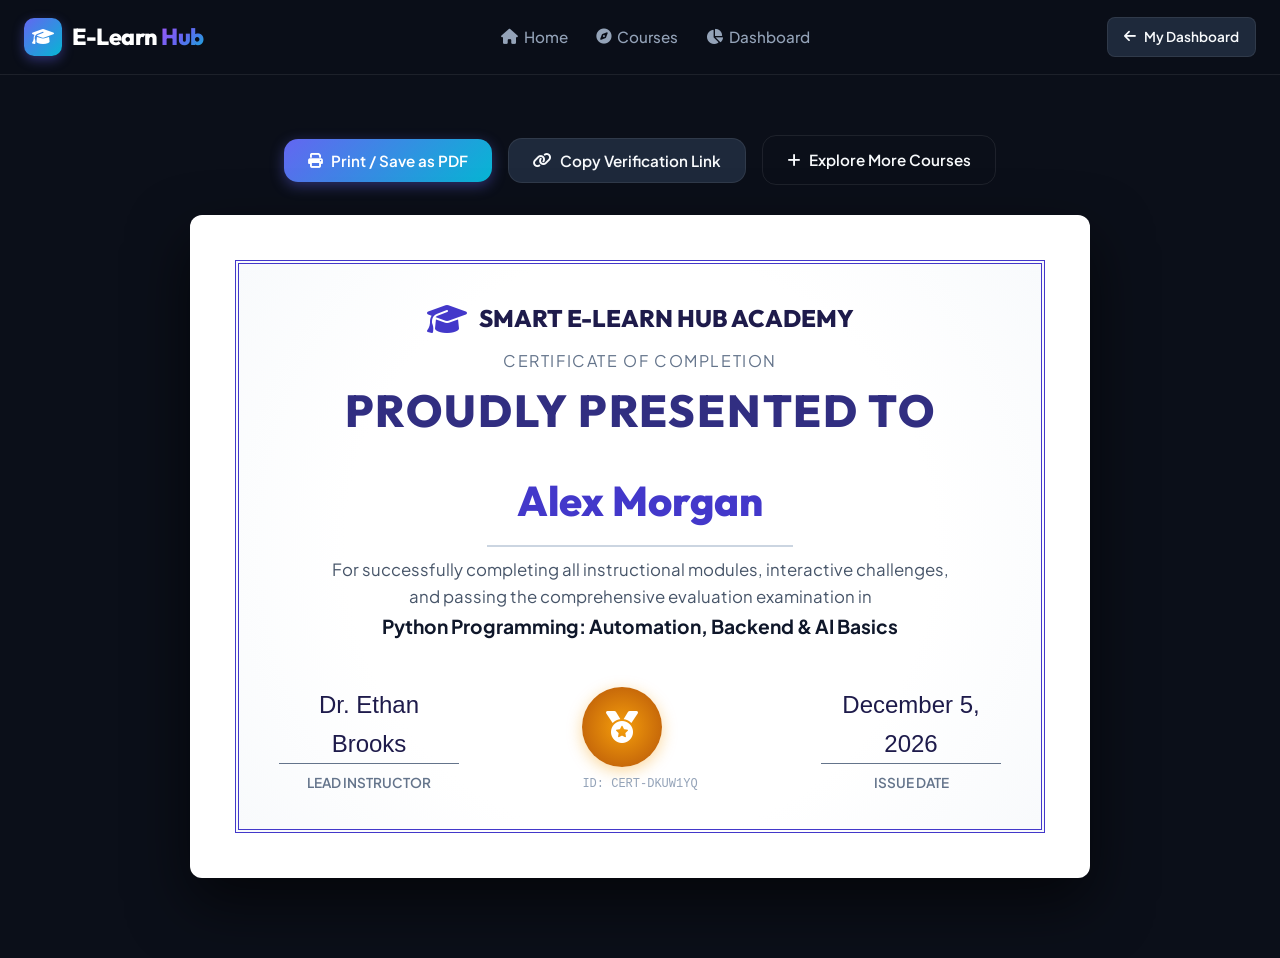
<file: certificate.html>
<!DOCTYPE html>
<html lang="en">
<head>
  <meta charset="UTF-8">
  <meta name="viewport" content="width=device-width, initial-scale=1.0">
  <title>Course Certificate | Smart E-Learn Hub</title>
  <link rel="stylesheet" href="style.css">
  <link rel="stylesheet" href="https://cdnjs.cloudflare.com/ajax/libs/font-awesome/6.5.1/css/all.min.css">
</head>
<body>

  <!-- Top Navbar -->
  <header>
    <nav class="navbar">
      <div class="logo" onclick="window.location.href='index.html'" style="cursor: pointer;">
        <div class="logo-icon"><i class="fas fa-graduation-cap"></i></div>
        <span>E-Learn <span class="ai-gradient-text">Hub</span></span>
      </div>

      <ul class="nav-links">
        <li><a href="index.html"><i class="fas fa-home"></i> Home</a></li>
        <li><a href="courses.html"><i class="fas fa-compass"></i> Courses</a></li>
        <li><a href="dashboard.html"><i class="fas fa-chart-pie"></i> Dashboard</a></li>
      </ul>

      <div class="nav-actions">
        <a href="dashboard.html" class="btn btn-sm btn-secondary">
          <i class="fas fa-arrow-left"></i> My Dashboard
        </a>
      </div>
    </nav>
  </header>

  <!-- Certificate View Container -->
  <main class="certificate-page-wrap">
    
    <!-- Action Controls -->
    <div class="certificate-actions-bar">
      <button class="btn btn-primary" onclick="window.print()">
        <i class="fas fa-print"></i> Print / Save as PDF
      </button>
      <button class="btn btn-secondary" onclick="copyVerificationLink()">
        <i class="fas fa-link"></i> Copy Verification Link
      </button>
      <a href="courses.html" class="btn btn-outline">
        <i class="fas fa-plus"></i> Explore More Courses
      </a>
    </div>

    <!-- Official Certificate Frame -->
    <div class="certificate-frame" id="certificateNode">
      <div class="certificate-inner-border">
        
        <!-- Header -->
        <div class="cert-header">
          <i class="fas fa-graduation-cap" style="color: #4338ca; font-size: 2rem;"></i>
          <span>SMART E-LEARN HUB ACADEMY</span>
        </div>

        <div class="cert-subtitle">Certificate of Completion</div>

        <!-- Title -->
        <h1 class="cert-title">PROUDLY PRESENTED TO</h1>

        <!-- Student Name -->
        <div class="cert-recipient" id="certStudentName">Alex Morgan</div>

        <!-- Course Description -->
        <p class="cert-desc">
          For successfully completing all instructional modules, interactive challenges, and passing the comprehensive evaluation examination in
        </p>

        <!-- Course Name -->
        <div class="cert-course-name" id="certCourseTitle">
          Full-Stack Web Development & Modern React
        </div>

        <!-- Footer / Signatures & Badge -->
        <div class="cert-footer-row">
          
          <div class="cert-signature-box">
            <div class="cert-sign-line" id="certInstructorSign">Sarah Jenkins</div>
            <div class="cert-sign-title">Lead Instructor</div>
          </div>

          <div style="text-align: center;">
            <div class="cert-badge-gold">
              <i class="fas fa-medal"></i>
            </div>
            <div class="cert-id-tag" id="certIdBadge" style="margin-top: 8px;">ID: CERT-8493021</div>
          </div>

          <div class="cert-signature-box">
            <div class="cert-sign-line" id="certIssueDate">August 22, 2026</div>
            <div class="cert-sign-title">Issue Date</div>
          </div>

        </div>

      </div>
    </div>

  </main>

  <script src="scripts.js"></script>
  <script>
    function getQueryParam(param) {
      const urlParams = new URLSearchParams(window.location.search);
      return urlParams.get(param);
    }

    function initCertificate() {
      const user = getCurrentUser();
      const courseId = getQueryParam("course") || "python-pro";
      const certId = getQueryParam("certId");

      const course = COURSES_DATABASE.find(c => c.id === courseId) || COURSES_DATABASE[1];
      const certs = JSON.parse(localStorage.getItem(STORAGE_KEYS.CERTIFICATES)) || [];
      
      let cert = null;
      if (certId) {
        cert = certs.find(c => c.id === certId);
      } else if (user) {
        cert = certs.find(c => c.userEmail === user.email && c.courseId === course.id);
      }

      // If no certificate found, create or mock from active user/course
      if (!cert) {
        cert = {
          id: "CERT-" + Math.random().toString(36).substring(2, 9).toUpperCase(),
          studentName: user ? user.name : "Alex Morgan",
          courseTitle: course.title,
          instructor: course.instructor,
          issueDate: new Date().toLocaleDateString("en-US", { year: 'numeric', month: 'long', day: 'numeric' })
        };
      }

      document.getElementById("certStudentName").textContent = cert.studentName;
      document.getElementById("certCourseTitle").textContent = cert.courseTitle;
      document.getElementById("certInstructorSign").textContent = cert.instructor;
      document.getElementById("certIssueDate").textContent = cert.issueDate;
      document.getElementById("certIdBadge").textContent = `ID: ${cert.id}`;
    }

    function copyVerificationLink() {
      const dummyUrl = window.location.href;
      navigator.clipboard.writeText(dummyUrl).then(() => {
        showToast("Certificate verification link copied to clipboard!", "success");
      }).catch(() => {
        showToast("Link: " + dummyUrl, "info");
      });
    }

    document.addEventListener("DOMContentLoaded", initCertificate);
  </script>
</body>
</html>
</file>
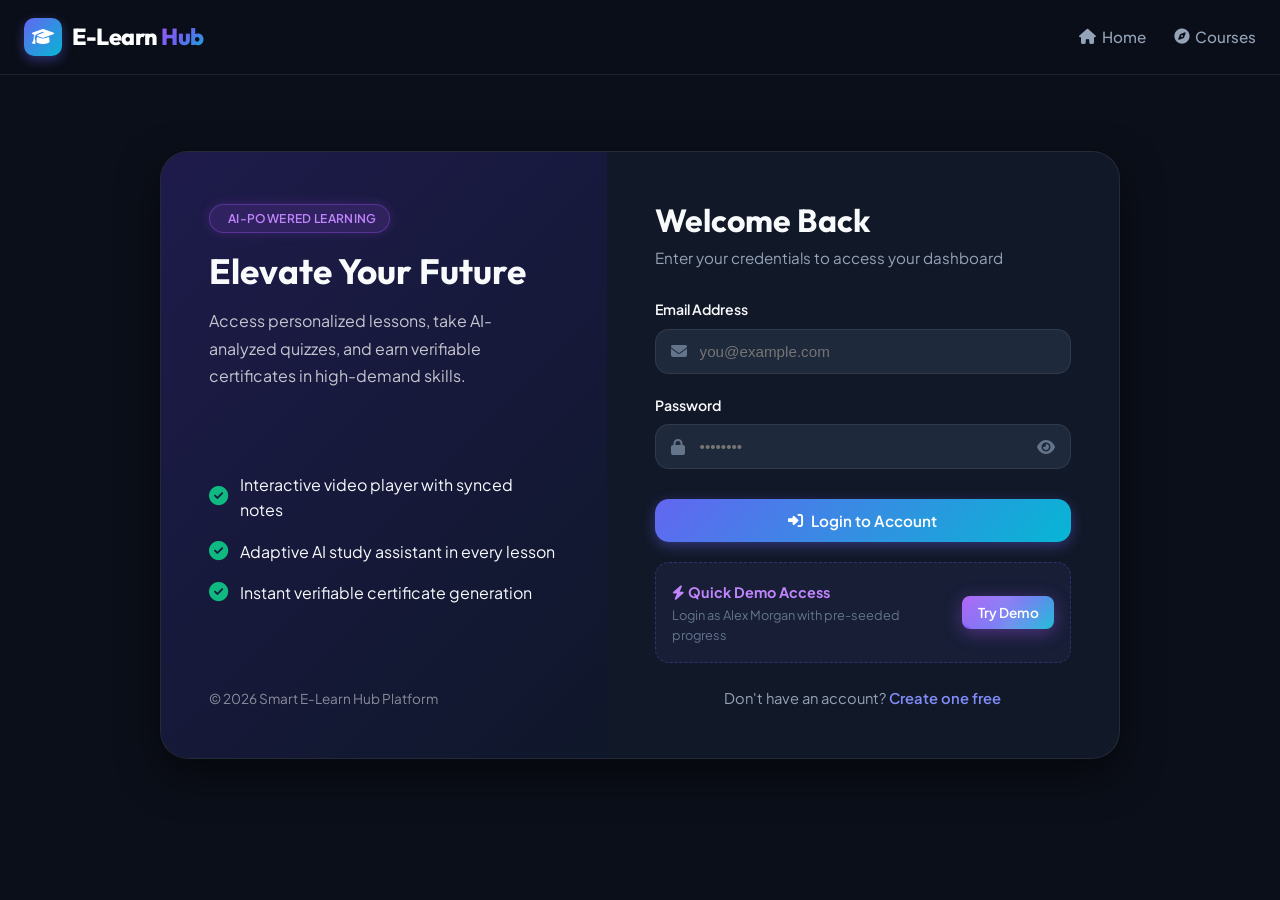
<file: dashboard.html>
<!DOCTYPE html>
<html lang="en">
<head>
  <meta charset="UTF-8">
  <meta name="viewport" content="width=device-width, initial-scale=1.0">
  <title>Student Analytics & Dashboard | Smart E-Learn Hub</title>
  <link rel="stylesheet" href="style.css">
  <link rel="stylesheet" href="https://cdnjs.cloudflare.com/ajax/libs/font-awesome/6.5.1/css/all.min.css">
</head>
<body>

  <!-- ================= NAVBAR ================= -->
  <header>
    <nav class="navbar">
      <div class="logo" onclick="window.location.href='index.html'" style="cursor: pointer;">
        <div class="logo-icon"><i class="fas fa-graduation-cap"></i></div>
        <span>E-Learn <span class="ai-gradient-text">Hub</span></span>
      </div>

      <ul class="nav-links">
        <li><a href="index.html"><i class="fas fa-home"></i> Home</a></li>
        <li><a href="courses.html"><i class="fas fa-compass"></i> Explore Courses</a></li>
        <li><a href="dashboard.html" class="active"><i class="fas fa-chart-pie"></i> Dashboard</a></li>
      </ul>

      <div class="nav-actions">
        <button class="btn btn-sm btn-outline" onclick="logoutUser()">
          <i class="fas fa-sign-out-alt"></i> Logout
        </button>
      </div>
    </nav>
  </header>

  <!-- ================= DASHBOARD MAIN ================= -->
  <main class="container dashboard-container">
    
    <!-- Welcome Banner -->
    <div class="dashboard-welcome-banner">
      <div class="welcome-text">
        <span class="badge badge-ai" style="margin-bottom: 8px;">
          <i class="fas fa-fire"></i> 5-Day Study Streak Active!
        </span>
        <h1>Welcome Back, <span class="ai-gradient-text" id="dashUserName">Student</span> 👋</h1>
        <p>Your personalized AI recommendations and real-time study analytics are ready below.</p>
      </div>

      <div class="dashboard-actions">
        <a href="courses.html" class="btn btn-primary">
          <i class="fas fa-plus"></i> Browse More Courses
        </a>
      </div>
    </div>

    <!-- ================= 4 KPI STATS CARDS ================= -->
    <section class="stats-grid">
      <div class="stat-card">
        <div class="stat-icon purple">
          <i class="fas fa-book-reader"></i>
        </div>
        <div class="stat-details">
          <h3 id="statEnrolled">0</h3>
          <p>Enrolled Courses</p>
        </div>
      </div>

      <div class="stat-card">
        <div class="stat-icon green">
          <i class="fas fa-trophy"></i>
        </div>
        <div class="stat-details">
          <h3 id="statCompleted">0</h3>
          <p>Completed Courses</p>
        </div>
      </div>

      <div class="stat-card">
        <div class="stat-icon blue">
          <i class="fas fa-brain"></i>
        </div>
        <div class="stat-details">
          <h3 id="statQuizAvg">100%</h3>
          <p>Avg Quiz Score</p>
        </div>
      </div>

      <div class="stat-card">
        <div class="stat-icon orange">
          <i class="fas fa-certificate"></i>
        </div>
        <div class="stat-details">
          <h3 id="statCertificates">0</h3>
          <p>Earned Certificates</p>
        </div>
      </div>
    </section>

    <!-- ================= DASHBOARD SPLIT GRID ================= -->
    <div class="dashboard-main-grid">
      
      <!-- LEFT COLUMN: Active Courses & Activity -->
      <div>
        
        <!-- Enrolled Courses Panel -->
        <div class="dashboard-panel">
          <div class="panel-header">
            <h2><i class="fas fa-play-circle" style="color: var(--brand-primary-light);"></i> Continue Learning</h2>
            <span class="badge badge-primary" id="enrolledBadgeCount">0 Active</span>
          </div>

          <div id="enrolledCoursesList">
            <!-- Injected via JavaScript -->
          </div>
        </div>

        <!-- Weekly Study Activity Chart -->
        <div class="dashboard-panel">
          <div class="panel-header">
            <h2><i class="fas fa-chart-bar" style="color: #38bdf8;"></i> Weekly Learning Activity</h2>
            <span style="font-size: 0.85rem; color: var(--text-muted);">14.5 Total Hours This Week</span>
          </div>

          <div class="activity-bars">
            <div class="bar-col">
              <div class="bar-fill" style="height: 45%;"></div>
              <span class="bar-label">Mon</span>
            </div>
            <div class="bar-col">
              <div class="bar-fill" style="height: 70%;"></div>
              <span class="bar-label">Tue</span>
            </div>
            <div class="bar-col">
              <div class="bar-fill" style="height: 60%;"></div>
              <span class="bar-label">Wed</span>
            </div>
            <div class="bar-col">
              <div class="bar-fill" style="height: 90%;"></div>
              <span class="bar-label">Thu</span>
            </div>
            <div class="bar-col">
              <div class="bar-fill" style="height: 85%;"></div>
              <span class="bar-label">Fri</span>
            </div>
            <div class="bar-col">
              <div class="bar-fill" style="height: 100%;"></div>
              <span class="bar-label">Sat</span>
            </div>
            <div class="bar-col">
              <div class="bar-fill" style="height: 35%;"></div>
              <span class="bar-label">Sun</span>
            </div>
          </div>
        </div>

        <!-- Certificates Showcase -->
        <div class="dashboard-panel">
          <div class="panel-header">
            <h2><i class="fas fa-award" style="color: #fbbf24;"></i> Verified Certificates</h2>
            <a href="courses.html" style="font-size: 0.85rem; color: var(--brand-primary-light);">Earn More</a>
          </div>

          <div id="certificatesList">
            <!-- Injected via JavaScript -->
          </div>
        </div>

      </div>

      <!-- RIGHT COLUMN: AI Personalized Recommendations & Student Profile -->
      <div>
        
        <!-- 🤖 AI Recommendation Engine Panel -->
        <div class="dashboard-panel ai-recommendation-panel">
          <div class="panel-header" style="border-bottom-color: rgba(168, 85, 247, 0.2);">
            <h2 style="color: #c084fc;">
              <i class="fas fa-robot"></i> AI Study Insights
            </h2>
            <span class="badge badge-ai">Adaptive</span>
          </div>

          <p style="font-size: 0.9rem; color: var(--text-secondary); margin-bottom: 20px;">
            Our neural model analyzes your quiz results and module completion speed to recommend your next milestone.
          </p>

          <div id="aiRecommendationsList">
            <!-- Injected via JavaScript -->
          </div>

          <div style="margin-top: 20px; padding-top: 16px; border-top: 1px solid rgba(168, 85, 247, 0.2); text-align: center;">
            <a href="learning.html?course=web-dev" class="btn btn-ai btn-sm" style="width: 100%;">
              <i class="fas fa-comments"></i> Chat with AI Copilot in Classroom
            </a>
          </div>
        </div>

        <!-- Student Profile Card -->
        <div class="dashboard-panel">
          <div class="panel-header">
            <h2><i class="fas fa-id-card" style="color: #60a5fa;"></i> Student Profile</h2>
          </div>

          <div style="display: flex; align-items: center; gap: 16px; margin-bottom: 20px;">
            <div class="user-avatar-sm" id="profileAvatarBig" style="width: 54px; height: 54px; font-size: 1.4rem;">A</div>
            <div>
              <h3 id="profileFullName" style="font-size: 1.2rem; color: #ffffff;">Alex Morgan</h3>
              <p id="profileEmail" style="font-size: 0.88rem; color: var(--text-muted);">demo@elearnhub.com</p>
            </div>
          </div>

          <div style="background: var(--bg-card); padding: 16px; border-radius: var(--radius-md); font-size: 0.88rem; display: flex; flex-direction: column; gap: 10px;">
            <div style="display: flex; justify-content: space-between;">
              <span style="color: var(--text-muted);">Account Role:</span>
              <strong style="color: #ffffff;">Verified Student</strong>
            </div>
            <div style="display: flex; justify-content: space-between;">
              <span style="color: var(--text-muted);">Learning Track:</span>
              <strong style="color: #c084fc;">Full-Stack AI Developer</strong>
            </div>
            <div style="display: flex; justify-content: space-between;">
              <span style="color: var(--text-muted);">Storage Sync:</span>
              <strong style="color: var(--success);"><i class="fas fa-check-circle"></i> LocalStorage OK</strong>
            </div>
          </div>
        </div>

      </div>

    </div>

  </main>

  <!-- ================= FOOTER ================= -->
  <footer>
    <div class="container">
      <div class="footer-bottom">
        <p>© 2026 E-Learn Hub | Smart E-Learning Platform with AI-Based Personalized Learning</p>
      </div>
    </div>
  </footer>

  <script src="scripts.js"></script>
  <script>
    function initDashboard() {
      const user = getCurrentUser();
      if (!user) {
        window.location.href = "pages/login.html";
        return;
      }

      // Populate user info
      document.getElementById("dashUserName").textContent = user.name;
      document.getElementById("profileFullName").textContent = user.name;
      document.getElementById("profileEmail").textContent = user.email;
      document.getElementById("profileAvatarBig").textContent = user.name.charAt(0).toUpperCase();

      const enrolledIds = user.enrolledCourses || [];
      const enrolledCourses = COURSES_DATABASE.filter(c => enrolledIds.includes(c.id));
      const certificates = getUserCertificates(user.email);

      // Calculate Stats
      let completedCount = 0;
      let totalQuizScore = 0;
      let quizAttempts = 0;

      enrolledIds.forEach(cId => {
        const prog = getUserCourseProgress(cId);
        if (prog.quizPassed) completedCount++;
        if (prog.quizScore > 0) {
          totalQuizScore += prog.quizScore;
          quizAttempts++;
        }
      });

      const avgQuiz = quizAttempts > 0 ? Math.round(totalQuizScore / quizAttempts) : (completedCount > 0 ? 100 : 0);

      document.getElementById("statEnrolled").textContent = enrolledIds.length;
      document.getElementById("statCompleted").textContent = completedCount;
      document.getElementById("statQuizAvg").textContent = `${avgQuiz}%`;
      document.getElementById("statCertificates").textContent = certificates.length;
      document.getElementById("enrolledBadgeCount").textContent = `${enrolledIds.length} Active`;

      // Render Enrolled Courses
      const listContainer = document.getElementById("enrolledCoursesList");
      if (enrolledCourses.length === 0) {
        listContainer.innerHTML = `
          <div style="text-align: center; padding: 40px 20px; background: var(--bg-card); border-radius: var(--radius-md);">
            <i class="fas fa-book-open" style="font-size: 2.5rem; color: var(--text-muted); margin-bottom: 12px;"></i>
            <h3 style="color: #ffffff; margin-bottom: 8px;">No courses enrolled yet</h3>
            <p style="margin-bottom: 16px; font-size: 0.9rem;">Explore our catalog to enroll in your first interactive course.</p>
            <a href="courses.html" class="btn btn-sm btn-primary">Browse Courses</a>
          </div>
        `;
      } else {
        listContainer.innerHTML = enrolledCourses.map(course => {
          const prog = getUserCourseProgress(course.id);
          return `
            <div class="enrolled-course-item">
              <div class="enrolled-info">
                <div style="display: flex; align-items: center; justify-content: space-between;">
                  <h4>${course.title}</h4>
                  <span class="badge ${prog.quizPassed ? 'badge-success' : 'badge-primary'}">
                    ${prog.quizPassed ? '✓ Completed' : 'In Progress'}
                  </span>
                </div>

                <div class="progress-bar-container">
                  <div class="progress-bar-fill" style="width: ${prog.percent}%;"></div>
                </div>

                <div class="progress-stats-text">
                  <span>${prog.percent}% Completed</span>
                  <span>${prog.completedLessons.length} / ${prog.totalLessons} Lessons</span>
                </div>
              </div>

              <div style="display: flex; flex-direction: column; gap: 8px;">
                <a href="learning.html?course=${course.id}" class="btn btn-sm btn-primary">
                  <i class="fas fa-play"></i> ${prog.percent === 0 ? 'Start' : 'Resume'}
                </a>
                ${prog.quizPassed ? `
                  <a href="certificate.html?course=${course.id}" class="btn btn-sm btn-secondary">
                    <i class="fas fa-certificate"></i> Certificate
                  </a>
                ` : `
                  <a href="learning.html?course=${course.id}" class="btn btn-sm btn-outline" style="font-size: 0.75rem;">
                    Take Quiz
                  </a>
                `}
              </div>
            </div>
          `;
        }).join('');
      }

      // Render Certificates
      const certList = document.getElementById("certificatesList");
      if (certificates.length === 0) {
        certList.innerHTML = `
          <div style="text-align: center; padding: 24px; background: var(--bg-card); border-radius: var(--radius-md); font-size: 0.9rem; color: var(--text-muted);">
            Complete all lessons and pass the final course quiz (70%+) to earn your verifiable certificates.
          </div>
        `;
      } else {
        certList.innerHTML = certificates.map(c => `
          <div style="display: flex; align-items: center; justify-content: space-between; padding: 14px 18px; background: var(--bg-card); border: 1px solid var(--border-subtle); border-radius: var(--radius-md); margin-bottom: 10px;">
            <div style="display: flex; align-items: center; gap: 12px;">
              <div style="width: 36px; height: 36px; border-radius: 8px; background: rgba(245, 158, 11, 0.15); color: #fbbf24; display: flex; align-items: center; justify-content: center; font-size: 1.1rem;">
                <i class="fas fa-award"></i>
              </div>
              <div>
                <h5 style="color: #ffffff; font-size: 0.95rem;">${c.courseTitle}</h5>
                <span style="font-size: 0.75rem; color: var(--text-muted);">Issued on ${c.issueDate} • ID: ${c.id}</span>
              </div>
            </div>
            <a href="certificate.html?certId=${c.id}" class="btn btn-sm btn-outline">
              <i class="fas fa-eye"></i> View Certificate
            </a>
          </div>
        `).join('');
      }

      // Render AI Recommendations
      const aiList = document.getElementById("aiRecommendationsList");
      const recs = aiEngine.getPersonalizedRecommendations(user.email);
      aiList.innerHTML = recs.map(rec => `
        <div class="ai-rec-card">
          <h4><i class="fas fa-sparkles"></i> ${rec.title}</h4>
          <p>${rec.reason}</p>
          <div style="display: flex; align-items: center; justify-content: space-between;">
            <span class="badge badge-ai">${rec.tag} (${rec.matchScore}%)</span>
            <a href="learning.html?course=${rec.courseId}" class="btn btn-sm btn-ai">
              Enroll & Start <i class="fas fa-arrow-right"></i>
            </a>
          </div>
        </div>
      `).join('');
    }

    document.addEventListener("DOMContentLoaded", initDashboard);
  </script>
</body>
</html>
</file>
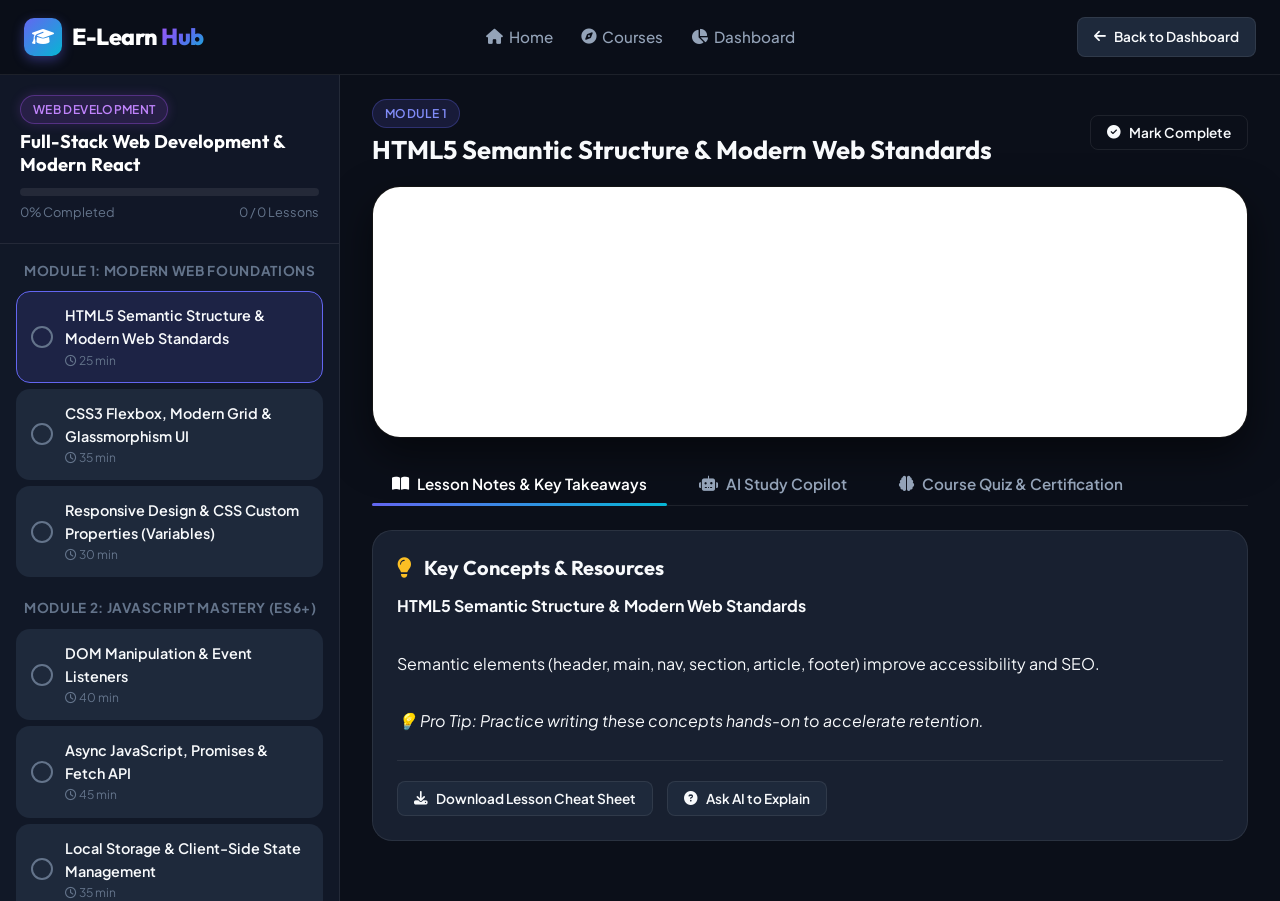
<file: learning.html>
<!DOCTYPE html>
<html lang="en">
<head>
  <meta charset="UTF-8">
  <meta name="viewport" content="width=device-width, initial-scale=1.0">
  <title>Interactive Classroom | Smart E-Learn Hub</title>
  <link rel="stylesheet" href="style.css">
  <link rel="stylesheet" href="https://cdnjs.cloudflare.com/ajax/libs/font-awesome/6.5.1/css/all.min.css">
</head>
<body>

  <!-- Top Header / Classroom Navbar -->
  <header>
    <nav class="navbar">
      <div class="logo" onclick="window.location.href='index.html'" style="cursor: pointer;">
        <div class="logo-icon"><i class="fas fa-graduation-cap"></i></div>
        <span>E-Learn <span class="ai-gradient-text">Hub</span></span>
      </div>

      <ul class="nav-links">
        <li><a href="index.html"><i class="fas fa-home"></i> Home</a></li>
        <li><a href="courses.html"><i class="fas fa-compass"></i> Courses</a></li>
        <li><a href="dashboard.html"><i class="fas fa-chart-pie"></i> Dashboard</a></li>
      </ul>

      <div class="nav-actions">
        <a href="dashboard.html" class="btn btn-sm btn-secondary">
          <i class="fas fa-arrow-left"></i> Back to Dashboard
        </a>
      </div>
    </nav>
  </header>

  <!-- Split Screen Classroom Layout -->
  <div class="classroom-layout" id="classroomApp">
    
    <!-- LEFT SIDEBAR: Course Curriculum & Lessons -->
    <aside class="classroom-sidebar">
      <div class="sidebar-course-header">
        <span class="badge badge-ai" id="sidebarCategory">Course Curriculum</span>
        <h3 id="sidebarCourseTitle" style="margin-top: 6px;">Loading Course...</h3>
        
        <div class="progress-bar-container" style="margin: 12px 0 6px;">
          <div class="progress-bar-fill" id="sidebarProgressFill" style="width: 0%;"></div>
        </div>
        <div class="progress-stats-text">
          <span id="sidebarProgressPercent">0% Completed</span>
          <span id="sidebarLessonCount">0 / 0 Lessons</span>
        </div>
      </div>

      <div class="curriculum-list" id="curriculumList">
        <!-- Injected via JavaScript -->
      </div>
    </aside>

    <!-- RIGHT MAIN: Lesson Player, Content, Tabs & AI Tutor -->
    <main class="classroom-main">
      <div class="classroom-top-nav">
        <div>
          <span class="badge badge-primary" id="currentModuleLabel">Module 1</span>
          <h2 id="currentLessonTitle" style="margin-top: 6px; font-size: 1.6rem;">Lesson Overview</h2>
        </div>

        <button class="btn btn-sm btn-outline" id="markCompleteBtn" onclick="handleToggleCurrentLesson()">
          <i class="fas fa-check-circle"></i> <span>Mark Complete</span>
        </button>
      </div>

      <!-- Video Player Wrapper -->
      <div class="video-player-wrapper">
        <iframe id="videoPlayer" src="https://www.youtube.com/embed/UB1O30fR-EE" title="Course Lesson Video" allow="accelerometer; autoplay; clipboard-write; encrypted-media; gyroscope; picture-in-picture" allowfullscreen></iframe>
      </div>

      <!-- Navigation Tabs -->
      <div class="classroom-tabs">
        <button class="tab-btn active" onclick="switchClassroomTab('notes', this)">
          <i class="fas fa-book-open"></i> Lesson Notes & Key Takeaways
        </button>
        <button class="tab-btn" onclick="switchClassroomTab('ai-tutor', this)">
          <i class="fas fa-robot"></i> AI Study Copilot
        </button>
        <button class="tab-btn" onclick="switchClassroomTab('quiz', this)">
          <i class="fas fa-brain"></i> Course Quiz & Certification
        </button>
      </div>

      <!-- TAB 1: Lesson Notes -->
      <div class="tab-content active" id="tab-notes">
        <div class="glass-panel" style="padding: 24px;">
          <h3 style="margin-bottom: 12px; font-size: 1.25rem;"><i class="fas fa-lightbulb" style="color: #fbbf24; margin-right: 8px;"></i> Key Concepts & Resources</h3>
          <p id="lessonNotesText" style="font-size: 1rem; line-height: 1.8; color: var(--text-primary);">
            Select a lesson from the curriculum sidebar to view detailed notes, code examples, and best practice guides.
          </p>

          <div style="margin-top: 24px; padding-top: 20px; border-top: 1px solid var(--border-subtle); display: flex; gap: 14px; flex-wrap: wrap;">
            <button class="btn btn-sm btn-secondary" onclick="showToast('Cheat Sheet downloaded for offline study!', 'success')">
              <i class="fas fa-download"></i> Download Lesson Cheat Sheet
            </button>
            <button class="btn btn-sm btn-secondary" onclick="switchClassroomTab('ai-tutor', document.querySelectorAll('.tab-btn')[1])">
              <i class="fas fa-question-circle"></i> Ask AI to Explain
            </button>
          </div>
        </div>
      </div>

      <!-- TAB 2: AI Study Copilot -->
      <div class="tab-content" id="tab-ai-tutor">
        <div class="ai-tutor-container">
          <div class="ai-chat-messages" id="aiChatBox">
            <div class="chat-bubble bot">
              <i class="fas fa-sparkles" style="color: #c084fc; margin-right: 6px;"></i>
              <strong>AI Copilot:</strong> Hello! I am your AI personalized tutor for this lesson. Ask me any question about the concepts, code examples, or how to solve tricky edge cases!
            </div>
          </div>

          <form class="ai-chat-input-row" onsubmit="handleSendAIMessage(event)">
            <input type="text" id="aiChatInput" placeholder="Ask AI Copilot about this lesson (e.g. 'Explain Flexbox in simple terms')..." autocomplete="off">
            <button type="submit" class="btn btn-ai btn-sm">
              <i class="fas fa-paper-plane"></i> Send
            </button>
          </form>
        </div>
      </div>

      <!-- TAB 3: Course Quiz & Evaluation -->
      <div class="tab-content" id="tab-quiz">
        <div class="quiz-container" id="quizContainer">
          <!-- Dynamically populated by JavaScript -->
        </div>
      </div>

    </main>
  </div>

  <script src="scripts.js"></script>
  <script>
    // Classroom Controller Script
    let currentCourse = null;
    let currentLesson = null;
    let currentModule = null;

    function getQueryParam(param) {
      const urlParams = new URLSearchParams(window.location.search);
      return urlParams.get(param);
    }

    function initClassroom() {
      const courseId = getQueryParam("course") || "web-dev";
      currentCourse = COURSES_DATABASE.find(c => c.id === courseId) || COURSES_DATABASE[0];

      // Auto-enroll if user logged in and not enrolled yet
      const user = getCurrentUser();
      if (user && !user.enrolledCourses?.includes(currentCourse.id)) {
        enrollInCourse(currentCourse.id);
      }

      // Populate Sidebar
      document.getElementById("sidebarCourseTitle").textContent = currentCourse.title;
      document.getElementById("sidebarCategory").textContent = currentCourse.categoryName;
      renderCurriculum();

      // Load first lesson or saved position
      if (currentCourse.syllabus[0]?.lessons[0]) {
        loadLesson(currentCourse.syllabus[0].lessons[0], currentCourse.syllabus[0]);
      }

      // Initialize Quiz View
      renderQuizView();
    }

    function renderCurriculum() {
      const listContainer = document.getElementById("curriculumList");
      listContainer.innerHTML = "";

      const progress = getUserCourseProgress(currentCourse.id);
      document.getElementById("sidebarProgressFill").style.width = `${progress.percent}%`;
      document.getElementById("sidebarProgressPercent").textContent = `${progress.percent}% Completed`;
      document.getElementById("sidebarLessonCount").textContent = `${progress.completedLessons.length} / ${progress.totalLessons} Lessons`;

      currentCourse.syllabus.forEach((mod, modIdx) => {
        const modEl = document.createElement("div");
        modEl.className = "curriculum-module";
        
        const modTitle = document.createElement("div");
        modTitle.className = "module-header";
        modTitle.textContent = mod.module;
        modEl.appendChild(modTitle);

        mod.lessons.forEach(lesson => {
          const isDone = progress.completedLessons.includes(lesson.id);
          const isCurrent = currentLesson?.id === lesson.id;

          const item = document.createElement("div");
          item.className = `lesson-item ${isDone ? 'completed' : ''} ${isCurrent ? 'active' : ''}`;
          item.id = `lesson-item-${lesson.id}`;
          item.onclick = () => loadLesson(lesson, mod);

          item.innerHTML = `
            <div class="lesson-check">
              <i class="fas fa-check"></i>
            </div>
            <div class="lesson-meta">
              <div class="lesson-title">${lesson.title}</div>
              <div class="lesson-duration"><i class="far fa-clock"></i> ${lesson.duration}</div>
            </div>
          `;
          modEl.appendChild(item);
        });

        listContainer.appendChild(modEl);
      });
    }

    function loadLesson(lesson, mod) {
      currentLesson = lesson;
      currentModule = mod;

      document.querySelectorAll(".lesson-item").forEach(el => el.classList.remove("active"));
      const activeItem = document.getElementById(`lesson-item-${lesson.id}`);
      if (activeItem) activeItem.classList.add("active");

      document.getElementById("currentModuleLabel").textContent = mod ? mod.module.split(":")[0] : "Module";
      document.getElementById("currentLessonTitle").textContent = lesson.title;
      document.getElementById("lessonNotesText").innerHTML = `
        <strong>${lesson.title}</strong><br><br>
        ${lesson.notes}<br><br>
        <em>💡 Pro Tip: Practice writing these concepts hands-on to accelerate retention.</em>
      `;

      // Update Video
      document.getElementById("videoPlayer").src = `https://www.youtube.com/embed/${lesson.videoId}?autoplay=0`;

      // Update Button State
      const progress = getUserCourseProgress(currentCourse.id);
      const isDone = progress.completedLessons.includes(lesson.id);
      updateCompleteButtonState(isDone);
    }

    function updateCompleteButtonState(isDone) {
      const btn = document.getElementById("markCompleteBtn");
      if (isDone) {
        btn.className = "btn btn-sm btn-primary";
        btn.innerHTML = `<i class="fas fa-check-double"></i> Completed`;
      } else {
        btn.className = "btn btn-sm btn-outline";
        btn.innerHTML = `<i class="fas fa-check-circle"></i> Mark Complete`;
      }
    }

    function handleToggleCurrentLesson() {
      if (!currentLesson) return;
      const isDone = toggleLessonCompleted(currentCourse.id, currentLesson.id);
      updateCompleteButtonState(isDone);
      renderCurriculum();
    }

    function switchClassroomTab(tabId, tabBtn) {
      document.querySelectorAll(".classroom-tabs .tab-btn").forEach(btn => btn.classList.remove("active"));
      document.querySelectorAll(".tab-content").forEach(c => c.classList.remove("active"));

      tabBtn.classList.add("active");
      const target = document.getElementById(`tab-${tabId}`);
      if (target) target.classList.add("active");
    }

    function handleSendAIMessage(e) {
      e.preventDefault();
      const input = document.getElementById("aiChatInput");
      const text = input.value.trim();
      if (!text) return;

      const chatBox = document.getElementById("aiChatBox");

      // Append user bubble
      const userBubble = document.createElement("div");
      userBubble.className = "chat-bubble user";
      userBubble.textContent = text;
      chatBox.appendChild(userBubble);
      input.value = "";

      chatBox.scrollTop = chatBox.scrollHeight;

      // Simulate AI typing delay
      setTimeout(() => {
        const responseText = aiEngine.askTutor(text, currentCourse?.id, currentLesson?.title);
        const botBubble = document.createElement("div");
        botBubble.className = "chat-bubble bot";
        botBubble.innerHTML = `<i class="fas fa-sparkles" style="color: #c084fc; margin-right: 6px;"></i><strong>AI Copilot:</strong><br>${responseText.replace(/\n/g, '<br>')}`;
        chatBox.appendChild(botBubble);
        chatBox.scrollTop = chatBox.scrollHeight;
      }, 400);
    }

    // --- Quiz Engine ---
    let userQuizAnswers = {};

    function renderQuizView() {
      const container = document.getElementById("quizContainer");
      const quiz = currentCourse.quiz || [];

      if (quiz.length === 0) {
        container.innerHTML = `<p>No quiz currently available for this course.</p>`;
        return;
      }

      const progress = getUserCourseProgress(currentCourse.id);

      if (progress.quizPassed) {
        container.innerHTML = `
          <div class="quiz-score-card">
            <div class="score-circle"><i class="fas fa-award"></i></div>
            <h2 style="color: var(--success); margin-bottom: 8px;">Course Quiz Passed!</h2>
            <p style="margin-bottom: 24px;">Congratulations! You achieved certification eligibility with a score of ${progress.quizScore}%.</p>
            <div style="display: flex; gap: 14px; justify-content: center;">
              <a href="certificate.html?course=${currentCourse.id}" class="btn btn-primary btn-lg">
                <i class="fas fa-certificate"></i> View & Print Certificate
              </a>
              <button class="btn btn-outline" onclick="resetQuiz()">
                <i class="fas fa-redo"></i> Retake Quiz
              </button>
            </div>
          </div>
        `;
        return;
      }

      let html = `
        <div class="quiz-header">
          <div>
            <h3>${currentCourse.title} - Final Assessment</h3>
            <p style="font-size: 0.9rem;">Answer all questions to qualify for your official certificate.</p>
          </div>
          <div class="quiz-timer">
            <i class="fas fa-stopwatch"></i> Untimed Mode
          </div>
        </div>
      `;

      quiz.forEach((q, qIdx) => {
        html += `
          <div class="question-box">
            <div class="question-text">${qIdx + 1}. ${q.question}</div>
            <div class="options-list">
              ${q.options.map((opt, optIdx) => `
                <div class="option-item ${userQuizAnswers[qIdx] === optIdx ? 'selected' : ''}" 
                     onclick="selectQuizOption(${qIdx}, ${optIdx}, this)">
                  <span style="font-weight: 700; width: 24px;">${String.fromCharCode(65 + optIdx)}.</span>
                  <span>${opt}</span>
                </div>
              `).join('')}
            </div>
          </div>
        `;
      });

      html += `
        <div style="text-align: right; margin-top: 30px;">
          <button class="btn btn-primary btn-lg" onclick="evaluateQuiz()">
            <i class="fas fa-paper-plane"></i> Submit Quiz For Evaluation
          </button>
        </div>
      `;

      container.innerHTML = html;
    }

    function selectQuizOption(qIdx, optIdx, element) {
      userQuizAnswers[qIdx] = optIdx;
      const parent = element.parentElement;
      parent.querySelectorAll(".option-item").forEach(el => el.classList.remove("selected"));
      element.classList.add("selected");
    }

    function evaluateQuiz() {
      const quiz = currentCourse.quiz || [];
      let score = 0;
      let answeredCount = Object.keys(userQuizAnswers).length;

      if (answeredCount < quiz.length) {
        showToast("Please answer all questions before submitting!", "warning");
        return;
      }

      quiz.forEach((q, idx) => {
        if (userQuizAnswers[idx] === q.answer) {
          score++;
        }
      });

      const percentage = Math.round((score / quiz.length) * 100);
      const passed = percentage >= 70;

      // Save to storage
      const user = getCurrentUser();
      if (user) {
        const allProgress = JSON.parse(localStorage.getItem(STORAGE_KEYS.PROGRESS)) || {};
        if (!allProgress[user.email]) allProgress[user.email] = {};
        if (!allProgress[user.email][currentCourse.id]) {
          allProgress[user.email][currentCourse.id] = { completedLessons: [] };
        }
        allProgress[user.email][currentCourse.id].quizPassed = passed;
        allProgress[user.email][currentCourse.id].quizScore = percentage;
        localStorage.setItem(STORAGE_KEYS.PROGRESS, JSON.stringify(allProgress));

        if (passed) {
          awardCourseCertificate(currentCourse.id);
        }
      }

      const container = document.getElementById("quizContainer");
      if (passed) {
        container.innerHTML = `
          <div class="quiz-score-card">
            <div class="score-circle">${percentage}%</div>
            <h2 style="color: var(--success); margin-bottom: 8px;">Quiz Passed! 🎉</h2>
            <p style="margin-bottom: 24px; color: var(--text-secondary);">Outstanding work! You scored ${percentage}%, unlocking your verified certificate of completion.</p>
            <div style="display: flex; gap: 14px; justify-content: center; flex-wrap: wrap;">
              <a href="certificate.html?course=${currentCourse.id}" class="btn btn-primary btn-lg">
                <i class="fas fa-certificate"></i> Claim & Print Certificate
              </a>
              <a href="dashboard.html" class="btn btn-secondary btn-lg">
                <i class="fas fa-chart-pie"></i> View Dashboard
              </a>
            </div>
          </div>
        `;
        showToast("Congratulations! Course certificate unlocked!", "success");
      } else {
        container.innerHTML = `
          <div class="quiz-score-card">
            <div class="score-circle" style="background: linear-gradient(135deg, #ef4444, #f59e0b);">${percentage}%</div>
            <h2 style="color: var(--warning); margin-bottom: 8px;">Score: ${percentage}% (Passing is 70%)</h2>
            <p style="margin-bottom: 24px; color: var(--text-secondary);">
              🤖 <strong>AI Diagnosis:</strong> Review the core lessons in the sidebar and ask the AI Copilot to explain tricky concepts, then try again!
            </p>
            <button class="btn btn-primary" onclick="resetQuiz()">
              <i class="fas fa-redo"></i> Try Quiz Again
            </button>
          </div>
        `;
        showToast("You did not reach the 70% threshold. Review and try again!", "warning");
      }
    }

    function resetQuiz() {
      userQuizAnswers = {};
      renderQuizView();
    }

    document.addEventListener("DOMContentLoaded", initClassroom);
  </script>
</body>
</html>
</file>
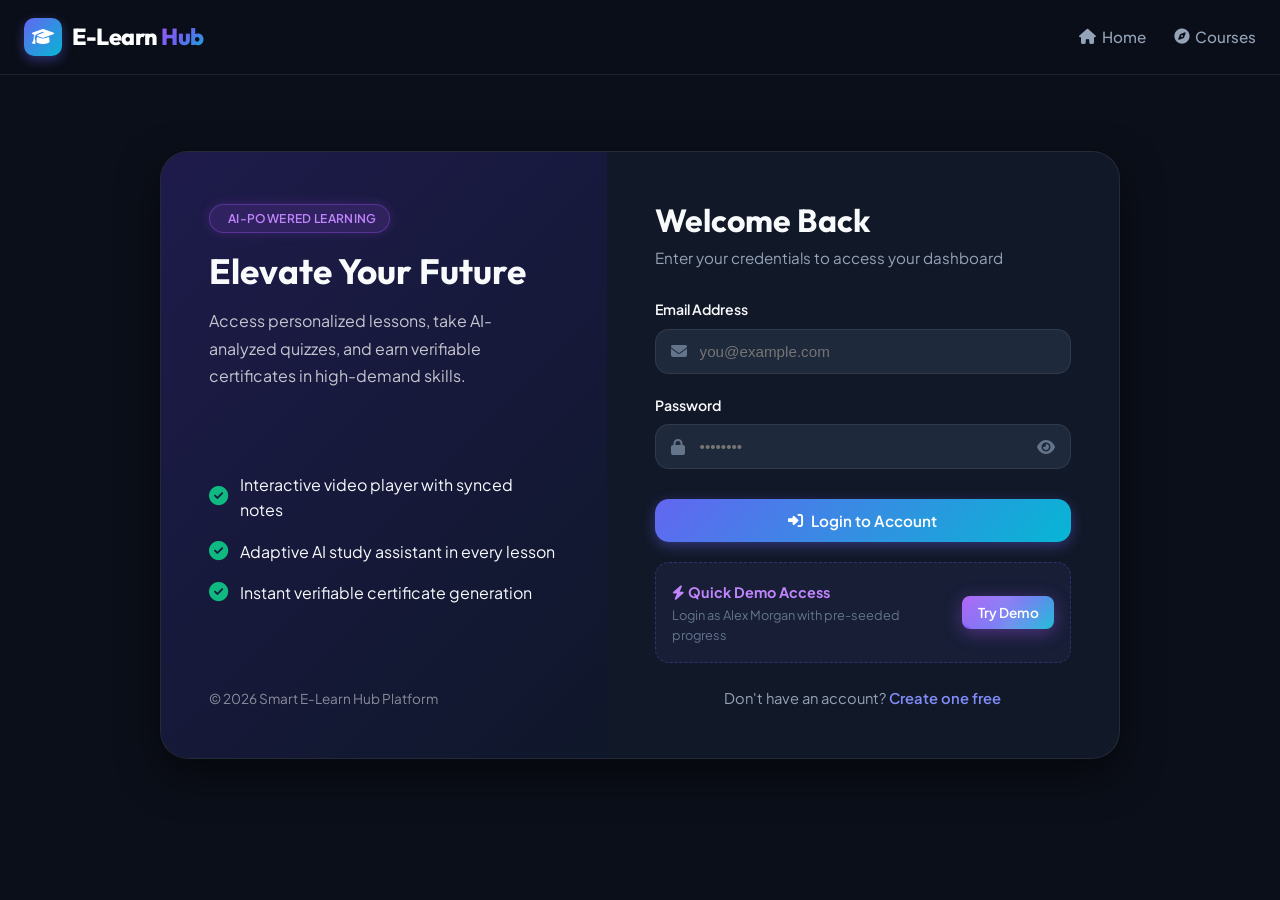
<file: pages/login.html>
<!DOCTYPE html>
<html lang="en">
<head>
  <meta charset="UTF-8">
  <meta name="viewport" content="width=device-width, initial-scale=1.0">
  <title>Student Login | Smart E-Learn Hub</title>
  <link rel="stylesheet" href="../style.css">
  <link rel="stylesheet" href="https://cdnjs.cloudflare.com/ajax/libs/font-awesome/6.5.1/css/all.min.css">
</head>
<body>

  <!-- Top Navbar -->
  <header>
    <nav class="navbar">
      <div class="logo" onclick="window.location.href='../index.html'" style="cursor: pointer;">
        <div class="logo-icon"><i class="fas fa-graduation-cap"></i></div>
        <span>E-Learn <span class="ai-gradient-text">Hub</span></span>
      </div>

      <ul class="nav-links">
        <li><a href="../index.html"><i class="fas fa-home"></i> Home</a></li>
        <li><a href="../courses.html"><i class="fas fa-compass"></i> Courses</a></li>
      </ul>
    </nav>
  </header>

  <main class="auth-page-wrapper">
    <div class="auth-card-split">
      
      <!-- Left Brand & Features Side -->
      <div class="auth-brand-side">
        <div>
          <span class="badge badge-ai" style="margin-bottom: 16px;">
            <i class="fas fa-sparkles"></i> AI-Powered Learning
          </span>
          <h2 style="font-size: 2.2rem; margin-bottom: 14px;">Elevate Your Future</h2>
          <p style="color: rgba(255, 255, 255, 0.75); line-height: 1.7;">
            Access personalized lessons, take AI-analyzed quizzes, and earn verifiable certificates in high-demand skills.
          </p>
        </div>

        <div style="display: flex; flex-direction: column; gap: 16px;">
          <div style="display: flex; align-items: center; gap: 12px;">
            <i class="fas fa-check-circle" style="color: var(--success); font-size: 1.2rem;"></i>
            <span>Interactive video player with synced notes</span>
          </div>
          <div style="display: flex; align-items: center; gap: 12px;">
            <i class="fas fa-check-circle" style="color: var(--success); font-size: 1.2rem;"></i>
            <span>Adaptive AI study assistant in every lesson</span>
          </div>
          <div style="display: flex; align-items: center; gap: 12px;">
            <i class="fas fa-check-circle" style="color: var(--success); font-size: 1.2rem;"></i>
            <span>Instant verifiable certificate generation</span>
          </div>
        </div>

        <div style="font-size: 0.85rem; color: rgba(255, 255, 255, 0.5);">
          © 2026 Smart E-Learn Hub Platform
        </div>
      </div>

      <!-- Right Form Side -->
      <div class="auth-form-side">
        <h2>Welcome Back</h2>
        <p class="auth-sub">Enter your credentials to access your dashboard</p>

        <form id="loginForm" onsubmit="handleLoginSubmit(event)">
          <div class="form-group">
            <label for="loginEmail">Email Address</label>
            <div class="form-input-wrap">
              <i class="fas fa-envelope input-icon"></i>
              <input type="email" id="loginEmail" placeholder="you@example.com" required>
            </div>
          </div>

          <div class="form-group">
            <label for="loginPassword">Password</label>
            <div class="form-input-wrap">
              <i class="fas fa-lock input-icon"></i>
              <input type="password" id="loginPassword" placeholder="••••••••" required>
              <i class="fas fa-eye password-toggle" onclick="togglePasswordVisibility('loginPassword', this)"></i>
            </div>
          </div>

          <button type="submit" class="btn btn-primary" style="width: 100%; margin-top: 10px;">
            <i class="fas fa-sign-in-alt"></i> Login to Account
          </button>
        </form>

        <!-- One-Click Demo Student Login -->
        <div class="demo-account-box">
          <div>
            <strong style="color: #c084fc; font-size: 0.9rem;"><i class="fas fa-bolt"></i> Quick Demo Access</strong>
            <p style="font-size: 0.8rem; color: var(--text-muted);">Login as Alex Morgan with pre-seeded progress</p>
          </div>
          <button class="btn btn-sm btn-ai" onclick="quickFillDemo()">
            Try Demo
          </button>
        </div>

        <p style="text-align: center; margin-top: 24px; font-size: 0.92rem; color: var(--text-secondary);">
          Don't have an account? 
          <a href="register.html" style="color: var(--brand-primary-light); font-weight: 600;">Create one free</a>
        </p>
      </div>

    </div>
  </main>

  <script src="../scripts.js"></script>
  <script>
    function togglePasswordVisibility(fieldId, icon) {
      const input = document.getElementById(fieldId);
      if (input.type === "password") {
        input.type = "text";
        icon.classList.replace("fa-eye", "fa-eye-slash");
      } else {
        input.type = "password";
        icon.classList.replace("fa-eye-slash", "fa-eye");
      }
    }

    function quickFillDemo() {
      document.getElementById("loginEmail").value = "demo@elearnhub.com";
      document.getElementById("loginPassword").value = "demo";
      showToast("Demo credentials filled! Logging in...", "info");
      setTimeout(() => {
        const res = loginUser("demo@elearnhub.com", "demo");
        if (res.success) {
          showToast("Welcome back, Alex Morgan!", "success");
          window.location.href = "../dashboard.html";
        }
      }, 500);
    }

    function handleLoginSubmit(e) {
      e.preventDefault();
      const email = document.getElementById("loginEmail").value;
      const pass = document.getElementById("loginPassword").value;

      const res = loginUser(email, pass);
      if (res.success) {
        showToast("Login successful! Redirecting...", "success");
        setTimeout(() => {
          window.location.href = "../dashboard.html";
        }, 600);
      } else {
        showToast(res.message, "danger");
      }
    }
  </script>
</body>
</html>
</file>
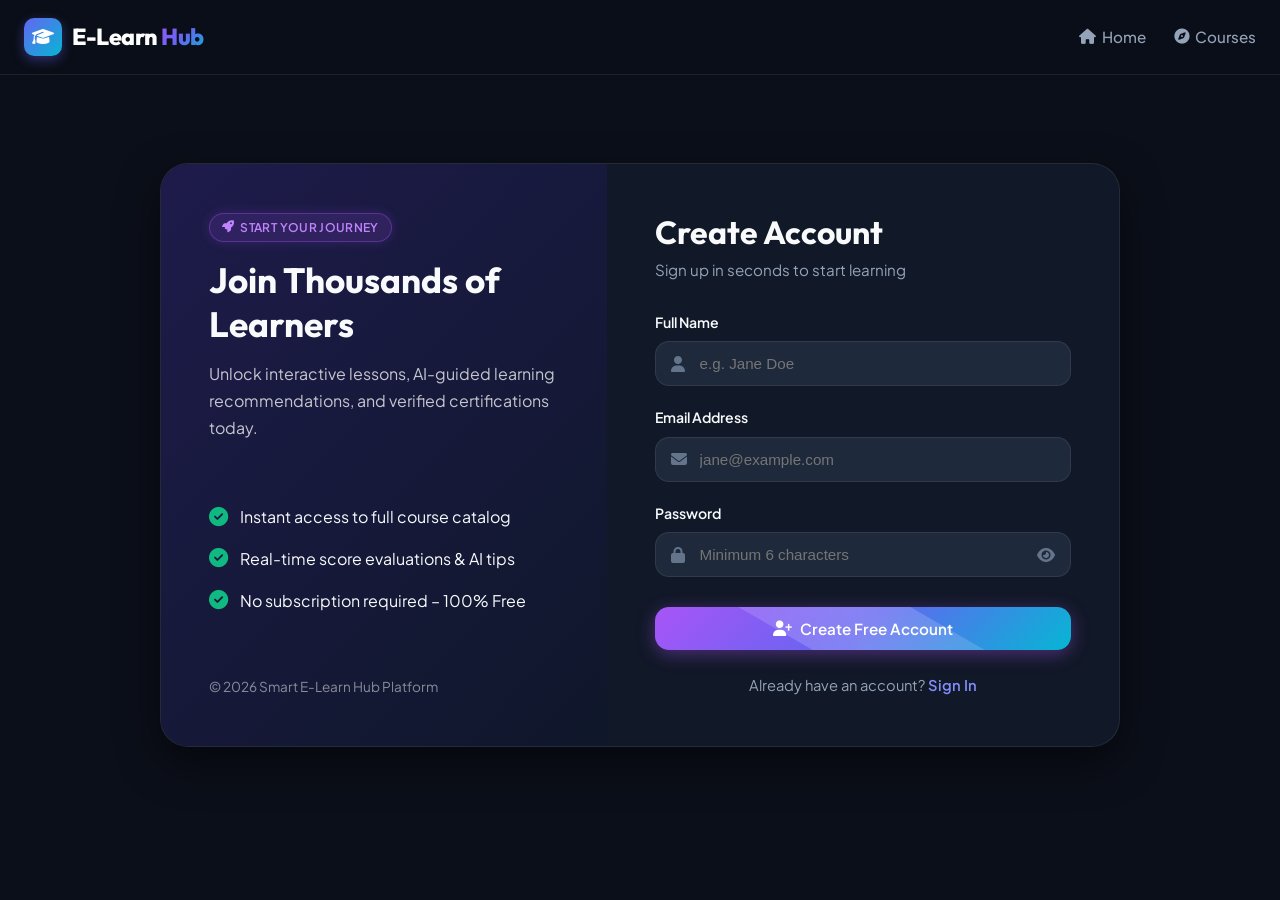
<file: pages/register.html>
<!DOCTYPE html>
<html lang="en">
<head>
  <meta charset="UTF-8">
  <meta name="viewport" content="width=device-width, initial-scale=1.0">
  <title>Create Student Account | Smart E-Learn Hub</title>
  <link rel="stylesheet" href="../style.css">
  <link rel="stylesheet" href="https://cdnjs.cloudflare.com/ajax/libs/font-awesome/6.5.1/css/all.min.css">
</head>
<body>

  <!-- Top Navbar -->
  <header>
    <nav class="navbar">
      <div class="logo" onclick="window.location.href='../index.html'" style="cursor: pointer;">
        <div class="logo-icon"><i class="fas fa-graduation-cap"></i></div>
        <span>E-Learn <span class="ai-gradient-text">Hub</span></span>
      </div>

      <ul class="nav-links">
        <li><a href="../index.html"><i class="fas fa-home"></i> Home</a></li>
        <li><a href="../courses.html"><i class="fas fa-compass"></i> Courses</a></li>
      </ul>
    </nav>
  </header>

  <main class="auth-page-wrapper">
    <div class="auth-card-split">
      
      <!-- Left Brand & Highlights -->
      <div class="auth-brand-side">
        <div>
          <span class="badge badge-ai" style="margin-bottom: 16px;">
            <i class="fas fa-rocket"></i> Start Your Journey
          </span>
          <h2 style="font-size: 2.2rem; margin-bottom: 14px;">Join Thousands of Learners</h2>
          <p style="color: rgba(255, 255, 255, 0.75); line-height: 1.7;">
            Unlock interactive lessons, AI-guided learning recommendations, and verified certifications today.
          </p>
        </div>

        <div style="display: flex; flex-direction: column; gap: 16px;">
          <div style="display: flex; align-items: center; gap: 12px;">
            <i class="fas fa-check-circle" style="color: var(--success); font-size: 1.2rem;"></i>
            <span>Instant access to full course catalog</span>
          </div>
          <div style="display: flex; align-items: center; gap: 12px;">
            <i class="fas fa-check-circle" style="color: var(--success); font-size: 1.2rem;"></i>
            <span>Real-time score evaluations & AI tips</span>
          </div>
          <div style="display: flex; align-items: center; gap: 12px;">
            <i class="fas fa-check-circle" style="color: var(--success); font-size: 1.2rem;"></i>
            <span>No subscription required – 100% Free</span>
          </div>
        </div>

        <div style="font-size: 0.85rem; color: rgba(255, 255, 255, 0.5);">
          © 2026 Smart E-Learn Hub Platform
        </div>
      </div>

      <!-- Right Form Side -->
      <div class="auth-form-side">
        <h2>Create Account</h2>
        <p class="auth-sub">Sign up in seconds to start learning</p>

        <form id="registerForm" onsubmit="handleRegisterSubmit(event)">
          <div class="form-group">
            <label for="regName">Full Name</label>
            <div class="form-input-wrap">
              <i class="fas fa-user input-icon"></i>
              <input type="text" id="regName" placeholder="e.g. Jane Doe" required>
            </div>
          </div>

          <div class="form-group">
            <label for="regEmail">Email Address</label>
            <div class="form-input-wrap">
              <i class="fas fa-envelope input-icon"></i>
              <input type="email" id="regEmail" placeholder="jane@example.com" required>
            </div>
          </div>

          <div class="form-group">
            <label for="regPassword">Password</label>
            <div class="form-input-wrap">
              <i class="fas fa-lock input-icon"></i>
              <input type="password" id="regPassword" placeholder="Minimum 6 characters" required>
              <i class="fas fa-eye password-toggle" onclick="togglePasswordVisibility('regPassword', this)"></i>
            </div>
          </div>

          <button type="submit" class="btn btn-ai" style="width: 100%; margin-top: 10px;">
            <i class="fas fa-user-plus"></i> Create Free Account
          </button>
        </form>

        <p style="text-align: center; margin-top: 24px; font-size: 0.92rem; color: var(--text-secondary);">
          Already have an account? 
          <a href="login.html" style="color: var(--brand-primary-light); font-weight: 600;">Sign In</a>
        </p>
      </div>

    </div>
  </main>

  <script src="../scripts.js"></script>
  <script>
    function togglePasswordVisibility(fieldId, icon) {
      const input = document.getElementById(fieldId);
      if (input.type === "password") {
        input.type = "text";
        icon.classList.replace("fa-eye", "fa-eye-slash");
      } else {
        input.type = "password";
        icon.classList.replace("fa-eye-slash", "fa-eye");
      }
    }

    function handleRegisterSubmit(e) {
      e.preventDefault();
      const name = document.getElementById("regName").value;
      const email = document.getElementById("regEmail").value;
      const pass = document.getElementById("regPassword").value;

      if (pass.length < 4) {
        showToast("Password must be at least 4 characters long", "warning");
        return;
      }

      const res = registerUser(name, email, pass);
      if (res.success) {
        showToast("Account created successfully! Welcome aboard.", "success");
        setTimeout(() => {
          window.location.href = "../dashboard.html";
        }, 600);
      } else {
        showToast(res.message, "danger");
      }
    }
  </script>
</body>
</html>
</file>
<file: style.css>
/* ==========================================================================
   SMART E-LEARNING PLATFORM - DESIGN SYSTEM & MASTER STYLESHEET
   ========================================================================== */

@import url('https://fonts.googleapis.com/css2?family=Outfit:wght@400;500;600;700;800&family=Plus+Jakarta+Sans:ital,wght@0,300;0,400;0,500;0,600;0,700;0,800;1,400&display=swap');

/* --- CSS Variables & Design Tokens --- */
:root {
  --font-primary: 'Plus Jakarta Sans', -apple-system, BlinkMacSystemFont, 'Segoe UI', Roboto, sans-serif;
  --font-heading: 'Outfit', sans-serif;

  /* Colors */
  --bg-primary: #0b0f19;
  --bg-secondary: #111827;
  --bg-card: #1e293b;
  --bg-card-hover: #26354a;
  --bg-glass: rgba(30, 41, 59, 0.7);
  --bg-glass-card: rgba(17, 24, 39, 0.75);

  --border-subtle: rgba(255, 255, 255, 0.08);
  --border-accent: rgba(99, 102, 241, 0.3);
  --border-glow: rgba(56, 189, 248, 0.4);

  --text-primary: #f8fafc;
  --text-secondary: #94a3b8;
  --text-muted: #64748b;
  --text-light: #ffffff;

  /* Primary Brand Accents */
  --brand-primary: #6366f1;
  --brand-primary-light: #818cf8;
  --brand-primary-dark: #4f46e5;
  --brand-secondary: #06b6d4;
  --brand-gradient: linear-gradient(135deg, #6366f1 0%, #06b6d4 100%);
  --brand-gradient-alt: linear-gradient(135deg, #8b5cf6 0%, #ec4899 100%);
  --ai-gradient: linear-gradient(135deg, #a855f7 0%, #6366f1 50%, #06b6d4 100%);

  /* State Colors */
  --success: #10b981;
  --success-bg: rgba(16, 185, 129, 0.12);
  --warning: #f59e0b;
  --warning-bg: rgba(245, 158, 11, 0.12);
  --danger: #ef4444;
  --danger-bg: rgba(239, 68, 68, 0.12);
  --info: #38bdf8;
  --info-bg: rgba(56, 189, 248, 0.12);

  /* Shadows & Effects */
  --shadow-sm: 0 2px 8px rgba(0, 0, 0, 0.2);
  --shadow-md: 0 8px 24px rgba(0, 0, 0, 0.35);
  --shadow-lg: 0 16px 40px rgba(0, 0, 0, 0.5);
  --shadow-glow: 0 0 25px rgba(99, 102, 241, 0.35);
  --shadow-ai-glow: 0 0 30px rgba(168, 85, 247, 0.35);

  --radius-sm: 8px;
  --radius-md: 14px;
  --radius-lg: 20px;
  --radius-xl: 28px;
  --radius-full: 9999px;

  --transition: all 0.25s cubic-bezier(0.4, 0, 0.2, 1);
  --transition-bounce: all 0.4s cubic-bezier(0.34, 1.56, 0.64, 1);
}

/* --- Base & Reset --- */
*, *::before, *::after {
  margin: 0;
  padding: 0;
  box-sizing: border-box;
}

html {
  scroll-behavior: smooth;
  color-scheme: dark;
}

body {
  font-family: var(--font-primary);
  background-color: var(--bg-primary);
  color: var(--text-primary);
  line-height: 1.6;
  overflow-x: hidden;
  min-height: 100vh;
  display: flex;
  flex-direction: column;
}

/* Custom Scrollbars */
::-webkit-scrollbar {
  width: 8px;
  height: 8px;
}
::-webkit-scrollbar-track {
  background: var(--bg-primary);
}
::-webkit-scrollbar-thumb {
  background: #334155;
  border-radius: 4px;
}
::-webkit-scrollbar-thumb:hover {
  background: var(--brand-primary);
}

/* Typography */
h1, h2, h3, h4, h5, h6 {
  font-family: var(--font-heading);
  font-weight: 700;
  color: var(--text-primary);
  line-height: 1.25;
}

p {
  color: var(--text-secondary);
}

a {
  color: inherit;
  text-decoration: none;
  transition: var(--transition);
}

img {
  max-width: 100%;
  height: auto;
  display: block;
}

button {
  font-family: var(--font-primary);
  cursor: pointer;
  border: none;
  outline: none;
  background: none;
  transition: var(--transition);
}

/* --- Utility Classes --- */
.container {
  max-width: 1280px;
  margin: 0 auto;
  padding: 0 24px;
}

.gradient-text {
  background: var(--brand-gradient);
  -webkit-background-clip: text;
  -webkit-text-fill-color: transparent;
  display: inline-block;
}

.ai-gradient-text {
  background: var(--ai-gradient);
  -webkit-background-clip: text;
  -webkit-text-fill-color: transparent;
  display: inline-block;
}

.badge {
  display: inline-flex;
  align-items: center;
  gap: 6px;
  padding: 4px 12px;
  border-radius: var(--radius-full);
  font-size: 0.75rem;
  font-weight: 600;
  letter-spacing: 0.03em;
  text-transform: uppercase;
}

.badge-ai {
  background: rgba(168, 85, 247, 0.15);
  color: #c084fc;
  border: 1px solid rgba(168, 85, 247, 0.35);
  box-shadow: 0 0 12px rgba(168, 85, 247, 0.2);
}

.badge-primary {
  background: rgba(99, 102, 241, 0.15);
  color: #818cf8;
  border: 1px solid rgba(99, 102, 241, 0.3);
}

.badge-success {
  background: var(--success-bg);
  color: var(--success);
  border: 1px solid rgba(16, 185, 129, 0.3);
}

.badge-warning {
  background: var(--warning-bg);
  color: var(--warning);
  border: 1px solid rgba(245, 158, 11, 0.3);
}

/* Common Buttons */
.btn {
  display: inline-flex;
  align-items: center;
  justify-content: center;
  gap: 8px;
  padding: 12px 24px;
  border-radius: var(--radius-md);
  font-weight: 600;
  font-size: 0.95rem;
  transition: var(--transition);
  white-space: nowrap;
}

.btn-primary {
  background: var(--brand-gradient);
  color: #ffffff;
  box-shadow: 0 4px 14px rgba(99, 102, 241, 0.4);
}
.btn-primary:hover {
  transform: translateY(-2px);
  box-shadow: 0 6px 20px rgba(99, 102, 241, 0.6);
}

.btn-ai {
  background: var(--ai-gradient);
  color: #ffffff;
  box-shadow: 0 4px 18px rgba(168, 85, 247, 0.4);
  position: relative;
  overflow: hidden;
}
.btn-ai::after {
  content: '';
  position: absolute;
  top: -50%;
  left: -50%;
  width: 200%;
  height: 200%;
  background: linear-gradient(60deg, transparent, rgba(255, 255, 255, 0.2), transparent);
  transform: rotate(30deg);
  animation: shine 4s infinite;
}
.btn-ai:hover {
  transform: translateY(-2px);
  box-shadow: 0 6px 24px rgba(168, 85, 247, 0.6);
}

@keyframes shine {
  0% { transform: translateX(-100%) rotate(30deg); }
  20%, 100% { transform: translateX(100%) rotate(30deg); }
}

.btn-secondary {
  background: var(--bg-card);
  color: var(--text-primary);
  border: 1px solid var(--border-subtle);
}
.btn-secondary:hover {
  background: var(--bg-card-hover);
  border-color: var(--border-accent);
  transform: translateY(-2px);
}

.btn-outline {
  background: transparent;
  color: var(--text-primary);
  border: 1px solid var(--border-subtle);
}
.btn-outline:hover {
  border-color: var(--brand-primary);
  color: var(--brand-primary-light);
  background: rgba(99, 102, 241, 0.08);
}

.btn-sm {
  padding: 8px 16px;
  font-size: 0.85rem;
  border-radius: var(--radius-sm);
}

.btn-lg {
  padding: 16px 32px;
  font-size: 1.05rem;
  border-radius: var(--radius-lg);
}

/* Glassmorphism Container */
.glass-panel {
  background: var(--bg-glass);
  backdrop-filter: blur(16px);
  -webkit-backdrop-filter: blur(16px);
  border: 1px solid var(--border-subtle);
  border-radius: var(--radius-lg);
}

/* ==========================================================================
   NAVIGATION BAR
   ========================================================================== */

header {
  position: sticky;
  top: 0;
  z-index: 100;
  background: rgba(11, 15, 25, 0.85);
  backdrop-filter: blur(16px);
  -webkit-backdrop-filter: blur(16px);
  border-bottom: 1px solid var(--border-subtle);
}

.navbar {
  display: flex;
  align-items: center;
  justify-content: space-between;
  max-width: 1280px;
  margin: 0 auto;
  padding: 16px 24px;
  height: 74px;
}

.logo {
  display: flex;
  align-items: center;
  gap: 10px;
  font-family: var(--font-heading);
  font-size: 1.45rem;
  font-weight: 800;
  color: #ffffff;
  letter-spacing: -0.02em;
}

.logo-icon {
  width: 38px;
  height: 38px;
  border-radius: 10px;
  background: var(--brand-gradient);
  display: flex;
  align-items: center;
  justify-content: center;
  color: white;
  font-size: 1.1rem;
  box-shadow: 0 4px 12px rgba(99, 102, 241, 0.4);
}

.nav-links {
  display: flex;
  align-items: center;
  gap: 28px;
  list-style: none;
}

.nav-links a {
  font-size: 0.95rem;
  font-weight: 500;
  color: var(--text-secondary);
  display: flex;
  align-items: center;
  gap: 6px;
  position: relative;
  padding: 6px 0;
}

.nav-links a:hover,
.nav-links a.active {
  color: #ffffff;
}

.nav-links a.active::after {
  content: '';
  position: absolute;
  bottom: 0;
  left: 0;
  width: 100%;
  height: 2px;
  background: var(--brand-gradient);
  border-radius: 2px;
}

.nav-actions {
  display: flex;
  align-items: center;
  gap: 12px;
}

.nav-user-profile {
  display: flex;
  align-items: center;
  gap: 10px;
  background: var(--bg-card);
  padding: 6px 14px 6px 8px;
  border-radius: var(--radius-full);
  border: 1px solid var(--border-subtle);
  cursor: pointer;
  transition: var(--transition);
}
.nav-user-profile:hover {
  border-color: var(--border-accent);
  background: var(--bg-card-hover);
}

.user-avatar-sm {
  width: 32px;
  height: 32px;
  border-radius: 50%;
  background: var(--ai-gradient);
  display: flex;
  align-items: center;
  justify-content: center;
  font-weight: 700;
  font-size: 0.85rem;
  color: white;
}

.user-nav-name {
  font-size: 0.9rem;
  font-weight: 600;
  color: var(--text-primary);
  max-width: 120px;
  overflow: hidden;
  text-overflow: ellipsis;
  white-space: nowrap;
}

.mobile-menu-btn {
  display: none;
  font-size: 1.4rem;
  color: var(--text-primary);
  padding: 8px;
}

/* ==========================================================================
   HERO SECTION (HOME)
   ========================================================================== */

.hero {
  position: relative;
  padding: 100px 0 120px;
  overflow: hidden;
  background: radial-gradient(circle at 50% 20%, rgba(99, 102, 241, 0.15) 0%, transparent 65%);
}

.hero-glow-1 {
  position: absolute;
  top: -10%;
  left: 20%;
  width: 450px;
  height: 450px;
  border-radius: 50%;
  background: rgba(168, 85, 247, 0.2);
  filter: blur(120px);
  pointer-events: none;
  z-index: 0;
}

.hero-glow-2 {
  position: absolute;
  top: 30%;
  right: 15%;
  width: 400px;
  height: 400px;
  border-radius: 50%;
  background: rgba(6, 182, 212, 0.18);
  filter: blur(120px);
  pointer-events: none;
  z-index: 0;
}

.hero-grid {
  display: grid;
  grid-template-columns: 1.15fr 0.85fr;
  gap: 60px;
  align-items: center;
  position: relative;
  z-index: 1;
}

.hero-content {
  display: flex;
  flex-direction: column;
  gap: 24px;
}

.hero-tag {
  align-self: flex-start;
}

.hero-content h1 {
  font-size: 3.6rem;
  letter-spacing: -0.03em;
  line-height: 1.15;
}

.hero-content p {
  font-size: 1.15rem;
  line-height: 1.7;
  color: var(--text-secondary);
  max-width: 580px;
}

.hero-cta {
  display: flex;
  align-items: center;
  gap: 16px;
  flex-wrap: wrap;
  margin-top: 8px;
}

.hero-stats-strip {
  display: flex;
  align-items: center;
  gap: 32px;
  margin-top: 24px;
  padding-top: 28px;
  border-top: 1px solid var(--border-subtle);
}

.stat-item h4 {
  font-size: 1.8rem;
  color: #ffffff;
}

.stat-item p {
  font-size: 0.85rem;
  color: var(--text-muted);
}

/* Hero Visual Card */
.hero-visual {
  position: relative;
}

.hero-ai-preview-card {
  background: var(--bg-glass-card);
  border: 1px solid var(--border-subtle);
  border-radius: var(--radius-xl);
  padding: 30px;
  box-shadow: var(--shadow-lg), var(--shadow-glow);
  position: relative;
  backdrop-filter: blur(20px);
  -webkit-backdrop-filter: blur(20px);
}

.preview-header {
  display: flex;
  align-items: center;
  justify-content: space-between;
  margin-bottom: 20px;
  padding-bottom: 16px;
  border-bottom: 1px solid var(--border-subtle);
}

.preview-bot-info {
  display: flex;
  align-items: center;
  gap: 12px;
}

.bot-avatar {
  width: 44px;
  height: 44px;
  border-radius: 12px;
  background: var(--ai-gradient);
  display: flex;
  align-items: center;
  justify-content: center;
  font-size: 1.2rem;
  color: white;
  box-shadow: var(--shadow-ai-glow);
}

.preview-chat-bubble {
  background: var(--bg-card);
  border: 1px solid var(--border-subtle);
  border-radius: var(--radius-md);
  padding: 16px;
  margin-bottom: 16px;
  font-size: 0.9rem;
  color: var(--text-primary);
  line-height: 1.6;
}

.preview-recommendation {
  background: rgba(99, 102, 241, 0.1);
  border: 1px solid var(--border-accent);
  border-radius: var(--radius-md);
  padding: 16px;
  display: flex;
  align-items: center;
  justify-content: space-between;
  gap: 16px;
}

.preview-course-mini {
  display: flex;
  align-items: center;
  gap: 12px;
}

.course-icon-badge {
  width: 40px;
  height: 40px;
  border-radius: 10px;
  background: #3b82f6;
  display: flex;
  align-items: center;
  justify-content: center;
  color: white;
  font-size: 1.1rem;
}

/* Floating Badges */
.floating-badge-1 {
  position: absolute;
  top: -15px;
  right: -15px;
  background: var(--bg-card);
  border: 1px solid var(--border-subtle);
  border-radius: var(--radius-full);
  padding: 8px 16px;
  display: flex;
  align-items: center;
  gap: 8px;
  box-shadow: var(--shadow-md);
  animation: float 4s ease-in-out infinite;
}

.floating-badge-2 {
  position: absolute;
  bottom: -20px;
  left: -20px;
  background: var(--bg-card);
  border: 1px solid var(--border-subtle);
  border-radius: var(--radius-full);
  padding: 10px 18px;
  display: flex;
  align-items: center;
  gap: 10px;
  box-shadow: var(--shadow-md);
  animation: float 5s ease-in-out infinite 1.5s;
}

@keyframes float {
  0%, 100% { transform: translateY(0); }
  50% { transform: translateY(-8px); }
}

/* ==========================================================================
   FEATURES SECTION
   ========================================================================== */

.section-padding {
  padding: 90px 0;
}

.section-header {
  text-align: center;
  max-width: 680px;
  margin: 0 auto 50px;
}

.section-header h2 {
  font-size: 2.5rem;
  margin: 12px 0;
  letter-spacing: -0.02em;
}

.section-header p {
  font-size: 1.05rem;
  color: var(--text-secondary);
}

.features-grid {
  display: grid;
  grid-template-columns: repeat(auto-fit, minmax(320px, 1fr));
  gap: 28px;
}

.feature-card {
  background: var(--bg-secondary);
  border: 1px solid var(--border-subtle);
  border-radius: var(--radius-lg);
  padding: 36px 30px;
  transition: var(--transition);
  position: relative;
  overflow: hidden;
}

.feature-card::before {
  content: '';
  position: absolute;
  top: 0;
  left: 0;
  width: 100%;
  height: 3px;
  background: var(--brand-gradient);
  opacity: 0;
  transition: var(--transition);
}

.feature-card:hover {
  transform: translateY(-6px);
  border-color: var(--border-accent);
  box-shadow: var(--shadow-md);
}

.feature-card:hover::before {
  opacity: 1;
}

.feature-icon-wrapper {
  width: 60px;
  height: 60px;
  border-radius: 16px;
  background: rgba(99, 102, 241, 0.12);
  border: 1px solid var(--border-accent);
  display: flex;
  align-items: center;
  justify-content: center;
  font-size: 1.6rem;
  color: var(--brand-primary-light);
  margin-bottom: 24px;
}

.feature-card.ai-card .feature-icon-wrapper {
  background: rgba(168, 85, 247, 0.15);
  border-color: rgba(168, 85, 247, 0.35);
  color: #c084fc;
}

.feature-card h3 {
  font-size: 1.35rem;
  margin-bottom: 12px;
  color: #ffffff;
}

.feature-card p {
  font-size: 0.95rem;
  line-height: 1.65;
  color: var(--text-secondary);
}

/* ==========================================================================
   COURSES PAGE & CATALOG
   ========================================================================== */

.courses-hero {
  background: linear-gradient(180deg, rgba(99, 102, 241, 0.12) 0%, rgba(11, 15, 25, 0) 100%);
  padding: 70px 0 40px;
  text-align: center;
}

.course-controls-wrapper {
  background: var(--bg-secondary);
  border: 1px solid var(--border-subtle);
  border-radius: var(--radius-xl);
  padding: 24px;
  margin-bottom: 40px;
  box-shadow: var(--shadow-sm);
}

.search-filter-row {
  display: flex;
  align-items: center;
  gap: 16px;
  flex-wrap: wrap;
}

.search-input-group {
  flex: 1;
  min-width: 280px;
  position: relative;
}

.search-input-group i {
  position: absolute;
  left: 18px;
  top: 50%;
  transform: translateY(-50%);
  color: var(--text-muted);
  font-size: 1.1rem;
}

.search-input-group input {
  width: 100%;
  background: var(--bg-card);
  border: 1px solid var(--border-subtle);
  border-radius: var(--radius-md);
  padding: 14px 16px 14px 48px;
  color: var(--text-primary);
  font-size: 0.95rem;
  transition: var(--transition);
}

.search-input-group input:focus {
  outline: none;
  border-color: var(--brand-primary);
  box-shadow: 0 0 0 3px rgba(99, 102, 241, 0.2);
}

.filter-select {
  background: var(--bg-card);
  border: 1px solid var(--border-subtle);
  border-radius: var(--radius-md);
  padding: 14px 20px;
  color: var(--text-primary);
  font-size: 0.95rem;
  cursor: pointer;
  transition: var(--transition);
}

.filter-select:focus {
  outline: none;
  border-color: var(--brand-primary);
}

.category-pills-row {
  display: flex;
  align-items: center;
  gap: 10px;
  flex-wrap: wrap;
  margin-top: 18px;
  padding-top: 18px;
  border-top: 1px solid var(--border-subtle);
}

.category-pill {
  padding: 8px 18px;
  border-radius: var(--radius-full);
  background: var(--bg-card);
  border: 1px solid var(--border-subtle);
  color: var(--text-secondary);
  font-size: 0.88rem;
  font-weight: 500;
  transition: var(--transition);
}

.category-pill:hover {
  background: var(--bg-card-hover);
  color: #ffffff;
  border-color: var(--border-accent);
}

.category-pill.active {
  background: var(--brand-primary);
  color: #ffffff;
  border-color: var(--brand-primary);
  box-shadow: 0 2px 10px rgba(99, 102, 241, 0.4);
}

/* Course Grid & Cards */
.course-grid {
  display: grid;
  grid-template-columns: repeat(auto-fill, minmax(340px, 1fr));
  gap: 30px;
  margin-bottom: 60px;
}

.course-card {
  background: var(--bg-secondary);
  border: 1px solid var(--border-subtle);
  border-radius: var(--radius-lg);
  overflow: hidden;
  display: flex;
  flex-direction: column;
  transition: var(--transition);
  position: relative;
}

.course-card:hover {
  transform: translateY(-6px);
  border-color: var(--border-accent);
  box-shadow: var(--shadow-lg);
}

.course-thumbnail {
  position: relative;
  height: 200px;
  width: 100%;
  overflow: hidden;
  background: #1e293b;
}

.course-thumbnail img {
  width: 100%;
  height: 100%;
  object-fit: cover;
  transition: transform 0.5s ease;
}

.course-card:hover .course-thumbnail img {
  transform: scale(1.06);
}

.course-level-badge {
  position: absolute;
  top: 14px;
  left: 14px;
  backdrop-filter: blur(8px);
  -webkit-backdrop-filter: blur(8px);
}

.course-category-tag {
  position: absolute;
  top: 14px;
  right: 14px;
  background: rgba(15, 23, 42, 0.8);
  border: 1px solid var(--border-subtle);
  color: var(--text-primary);
  padding: 4px 10px;
  border-radius: var(--radius-sm);
  font-size: 0.75rem;
  font-weight: 600;
}

.course-body {
  padding: 24px;
  display: flex;
  flex-direction: column;
  flex: 1;
}

.course-meta-top {
  display: flex;
  align-items: center;
  justify-content: space-between;
  margin-bottom: 12px;
}

.course-rating {
  display: flex;
  align-items: center;
  gap: 5px;
  color: #fbbf24;
  font-weight: 700;
  font-size: 0.9rem;
}

.course-duration {
  font-size: 0.85rem;
  color: var(--text-muted);
  display: flex;
  align-items: center;
  gap: 5px;
}

.course-body h3 {
  font-size: 1.25rem;
  margin-bottom: 10px;
  color: #ffffff;
  line-height: 1.35;
}

.course-body p {
  font-size: 0.9rem;
  line-height: 1.6;
  color: var(--text-secondary);
  margin-bottom: 20px;
  flex: 1;
}

.course-footer {
  display: flex;
  align-items: center;
  justify-content: space-between;
  padding-top: 18px;
  border-top: 1px solid var(--border-subtle);
  gap: 12px;
}

.course-instructor {
  display: flex;
  align-items: center;
  gap: 8px;
  font-size: 0.85rem;
  color: var(--text-secondary);
}

.course-instructor i {
  color: var(--brand-primary-light);
}

.no-results {
  text-align: center;
  padding: 60px 20px;
  grid-column: 1 / -1;
}

.no-results i {
  font-size: 3rem;
  color: var(--text-muted);
  margin-bottom: 16px;
}

/* Course Details Modal */
.modal-backdrop {
  position: fixed;
  top: 0;
  left: 0;
  width: 100vw;
  height: 100vh;
  background: rgba(0, 0, 0, 0.8);
  backdrop-filter: blur(8px);
  -webkit-backdrop-filter: blur(8px);
  z-index: 999;
  display: flex;
  align-items: center;
  justify-content: center;
  padding: 20px;
  opacity: 0;
  pointer-events: none;
  transition: opacity 0.3s ease;
}

.modal-backdrop.active {
  opacity: 1;
  pointer-events: all;
}

.modal-content {
  background: var(--bg-secondary);
  border: 1px solid var(--border-subtle);
  border-radius: var(--radius-xl);
  max-width: 800px;
  width: 100%;
  max-height: 90vh;
  overflow-y: auto;
  padding: 36px;
  position: relative;
  box-shadow: var(--shadow-lg);
  transform: scale(0.95);
  transition: transform 0.3s ease;
}

.modal-backdrop.active .modal-content {
  transform: scale(1);
}

.modal-close-btn {
  position: absolute;
  top: 20px;
  right: 20px;
  width: 36px;
  height: 36px;
  border-radius: 50%;
  background: var(--bg-card);
  color: var(--text-secondary);
  display: flex;
  align-items: center;
  justify-content: center;
  font-size: 1.1rem;
}
.modal-close-btn:hover {
  background: var(--bg-card-hover);
  color: white;
}

/* ==========================================================================
   DASHBOARD & ANALYTICS
   ========================================================================== */

.dashboard-container {
  padding: 40px 0 80px;
}

.dashboard-welcome-banner {
  background: linear-gradient(135deg, rgba(99, 102, 241, 0.15) 0%, rgba(6, 182, 212, 0.1) 100%);
  border: 1px solid var(--border-accent);
  border-radius: var(--radius-xl);
  padding: 32px 36px;
  display: flex;
  align-items: center;
  justify-content: space-between;
  margin-bottom: 36px;
  position: relative;
  overflow: hidden;
}

.welcome-text h1 {
  font-size: 2.2rem;
  margin-bottom: 8px;
}

.welcome-text p {
  font-size: 1.05rem;
  color: var(--text-secondary);
}

.dashboard-actions {
  display: flex;
  align-items: center;
  gap: 12px;
}

/* Stats Cards */
.stats-grid {
  display: grid;
  grid-template-columns: repeat(auto-fit, minmax(240px, 1fr));
  gap: 20px;
  margin-bottom: 36px;
}

.stat-card {
  background: var(--bg-secondary);
  border: 1px solid var(--border-subtle);
  border-radius: var(--radius-lg);
  padding: 24px;
  display: flex;
  align-items: center;
  gap: 20px;
  transition: var(--transition);
}

.stat-card:hover {
  transform: translateY(-4px);
  border-color: var(--border-accent);
  box-shadow: var(--shadow-sm);
}

.stat-icon {
  width: 56px;
  height: 56px;
  border-radius: 14px;
  display: flex;
  align-items: center;
  justify-content: center;
  font-size: 1.5rem;
}

.stat-icon.purple { background: rgba(168, 85, 247, 0.15); color: #c084fc; }
.stat-icon.blue { background: rgba(59, 130, 246, 0.15); color: #60a5fa; }
.stat-icon.green { background: rgba(16, 185, 129, 0.15); color: #34d399; }
.stat-icon.orange { background: rgba(245, 158, 11, 0.15); color: #fbbf24; }

.stat-details h3 {
  font-size: 1.8rem;
  color: #ffffff;
  line-height: 1.1;
}

.stat-details p {
  font-size: 0.88rem;
  color: var(--text-muted);
  margin-top: 4px;
}

/* Dashboard Layout Grid */
.dashboard-main-grid {
  display: grid;
  grid-template-columns: 1.9fr 1.1fr;
  gap: 30px;
}

.dashboard-panel {
  background: var(--bg-secondary);
  border: 1px solid var(--border-subtle);
  border-radius: var(--radius-xl);
  padding: 28px;
  margin-bottom: 30px;
}

.panel-header {
  display: flex;
  align-items: center;
  justify-content: space-between;
  margin-bottom: 24px;
  padding-bottom: 16px;
  border-bottom: 1px solid var(--border-subtle);
}

.panel-header h2 {
  font-size: 1.4rem;
  display: flex;
  align-items: center;
  gap: 10px;
}

/* Enrolled Course Items in Dashboard */
.enrolled-course-item {
  background: var(--bg-card);
  border: 1px solid var(--border-subtle);
  border-radius: var(--radius-lg);
  padding: 20px;
  margin-bottom: 16px;
  display: flex;
  align-items: center;
  justify-content: space-between;
  gap: 20px;
  transition: var(--transition);
}

.enrolled-course-item:hover {
  border-color: var(--border-accent);
  background: var(--bg-card-hover);
}

.enrolled-info {
  flex: 1;
}

.enrolled-info h4 {
  font-size: 1.15rem;
  margin-bottom: 6px;
  color: #ffffff;
}

.progress-bar-container {
  width: 100%;
  height: 8px;
  background: rgba(255, 255, 255, 0.08);
  border-radius: var(--radius-full);
  overflow: hidden;
  margin: 10px 0 6px;
}

.progress-bar-fill {
  height: 100%;
  background: var(--brand-gradient);
  border-radius: var(--radius-full);
  transition: width 0.6s ease;
}

.progress-stats-text {
  font-size: 0.8rem;
  color: var(--text-muted);
  display: flex;
  justify-content: space-between;
}

/* AI Recommendation Widget */
.ai-recommendation-panel {
  background: linear-gradient(145deg, rgba(26, 16, 45, 0.9) 0%, rgba(17, 24, 39, 0.95) 100%);
  border: 1px solid rgba(168, 85, 247, 0.3);
  box-shadow: 0 8px 30px rgba(168, 85, 247, 0.15);
}

.ai-rec-card {
  background: rgba(255, 255, 255, 0.04);
  border: 1px solid rgba(168, 85, 247, 0.2);
  border-radius: var(--radius-md);
  padding: 18px;
  margin-bottom: 16px;
}

.ai-rec-card h4 {
  color: #c084fc;
  font-size: 1.05rem;
  margin-bottom: 6px;
  display: flex;
  align-items: center;
  gap: 8px;
}

.ai-rec-card p {
  font-size: 0.88rem;
  color: var(--text-secondary);
  margin-bottom: 12px;
}

/* Weekly Activity Chart Bar Simulation */
.activity-bars {
  display: flex;
  align-items: flex-end;
  justify-content: space-between;
  height: 140px;
  padding: 16px 8px 0;
  gap: 12px;
}

.bar-col {
  display: flex;
  flex-direction: column;
  align-items: center;
  gap: 8px;
  flex: 1;
  height: 100%;
  justify-content: flex-end;
}

.bar-fill {
  width: 100%;
  max-width: 24px;
  background: var(--brand-gradient);
  border-radius: 6px 6px 0 0;
  transition: height 0.6s ease;
}

.bar-label {
  font-size: 0.75rem;
  color: var(--text-muted);
}

/* ==========================================================================
   INTERACTIVE CLASSROOM & LESSON PLAYER (learning.html)
   ========================================================================== */

.classroom-layout {
  display: grid;
  grid-template-columns: 340px 1fr;
  height: calc(100vh - 74px);
  overflow: hidden;
  background: var(--bg-primary);
}

/* Classroom Sidebar (Curriculum) */
.classroom-sidebar {
  background: var(--bg-secondary);
  border-right: 1px solid var(--border-subtle);
  display: flex;
  flex-direction: column;
  height: 100%;
  overflow: hidden;
}

.sidebar-course-header {
  padding: 20px;
  border-bottom: 1px solid var(--border-subtle);
  background: rgba(17, 24, 39, 0.95);
}

.sidebar-course-header h3 {
  font-size: 1.15rem;
  margin-bottom: 8px;
  color: #ffffff;
}

.curriculum-list {
  flex: 1;
  overflow-y: auto;
  padding: 16px;
}

.curriculum-module {
  margin-bottom: 20px;
}

.module-header {
  font-size: 0.85rem;
  font-weight: 700;
  color: var(--text-muted);
  text-transform: uppercase;
  letter-spacing: 0.05em;
  margin-bottom: 10px;
  padding-left: 8px;
}

.lesson-item {
  display: flex;
  align-items: center;
  gap: 12px;
  padding: 12px 14px;
  border-radius: var(--radius-md);
  margin-bottom: 6px;
  background: var(--bg-card);
  border: 1px solid transparent;
  cursor: pointer;
  transition: var(--transition);
}

.lesson-item:hover {
  background: var(--bg-card-hover);
  border-color: var(--border-subtle);
}

.lesson-item.active {
  background: rgba(99, 102, 241, 0.15);
  border-color: var(--brand-primary);
  color: #ffffff;
}

.lesson-check {
  width: 22px;
  height: 22px;
  border-radius: 50%;
  border: 2px solid var(--text-muted);
  display: flex;
  align-items: center;
  justify-content: center;
  font-size: 0.7rem;
  color: transparent;
  flex-shrink: 0;
  transition: var(--transition);
}

.lesson-item.completed .lesson-check {
  background: var(--success);
  border-color: var(--success);
  color: #ffffff;
}

.lesson-meta {
  flex: 1;
}

.lesson-title {
  font-size: 0.9rem;
  font-weight: 600;
  color: var(--text-primary);
}

.lesson-duration {
  font-size: 0.75rem;
  color: var(--text-muted);
}

/* Classroom Main Area */
.classroom-main {
  display: flex;
  flex-direction: column;
  height: 100%;
  overflow-y: auto;
  padding: 24px 32px 60px;
}

.classroom-top-nav {
  display: flex;
  align-items: center;
  justify-content: space-between;
  margin-bottom: 20px;
}

.video-player-wrapper {
  background: #000000;
  border-radius: var(--radius-xl);
  overflow: hidden;
  box-shadow: var(--shadow-lg);
  aspect-ratio: 16 / 9;
  width: 100%;
  max-height: 520px;
  margin-bottom: 24px;
  border: 1px solid var(--border-subtle);
}

.video-player-wrapper iframe {
  width: 100%;
  height: 100%;
  border: none;
}

/* Classroom Tabs */
.classroom-tabs {
  display: flex;
  gap: 12px;
  border-bottom: 1px solid var(--border-subtle);
  margin-bottom: 24px;
}

.tab-btn {
  padding: 12px 20px;
  color: var(--text-secondary);
  font-weight: 600;
  font-size: 0.95rem;
  display: flex;
  align-items: center;
  gap: 8px;
  position: relative;
}

.tab-btn.active {
  color: #ffffff;
}

.tab-btn.active::after {
  content: '';
  position: absolute;
  bottom: -1px;
  left: 0;
  width: 100%;
  height: 3px;
  background: var(--brand-gradient);
  border-radius: 3px;
}

.tab-content {
  display: none;
}

.tab-content.active {
  display: block;
  animation: fadeIn 0.3s ease;
}

@keyframes fadeIn {
  from { opacity: 0; transform: translateY(6px); }
  to { opacity: 1; transform: translateY(0); }
}

/* Quiz Interface */
.quiz-container {
  background: var(--bg-secondary);
  border: 1px solid var(--border-subtle);
  border-radius: var(--radius-xl);
  padding: 36px;
  max-width: 800px;
  margin: 0 auto;
}

.quiz-header {
  display: flex;
  align-items: center;
  justify-content: space-between;
  margin-bottom: 28px;
  padding-bottom: 18px;
  border-bottom: 1px solid var(--border-subtle);
}

.quiz-timer {
  background: var(--bg-card);
  padding: 6px 14px;
  border-radius: var(--radius-full);
  font-weight: 700;
  color: #fbbf24;
  display: flex;
  align-items: center;
  gap: 6px;
}

.question-box {
  margin-bottom: 28px;
}

.question-text {
  font-size: 1.25rem;
  font-weight: 700;
  margin-bottom: 20px;
  color: #ffffff;
}

.options-list {
  display: flex;
  flex-direction: column;
  gap: 12px;
}

.option-item {
  background: var(--bg-card);
  border: 1px solid var(--border-subtle);
  border-radius: var(--radius-md);
  padding: 16px 20px;
  cursor: pointer;
  display: flex;
  align-items: center;
  gap: 14px;
  font-size: 0.98rem;
  transition: var(--transition);
}

.option-item:hover {
  background: var(--bg-card-hover);
  border-color: var(--border-accent);
}

.option-item.selected {
  background: rgba(99, 102, 241, 0.15);
  border-color: var(--brand-primary);
  color: #ffffff;
}

.option-item.correct {
  background: var(--success-bg) !important;
  border-color: var(--success) !important;
  color: #ffffff;
}

.option-item.incorrect {
  background: var(--danger-bg) !important;
  border-color: var(--danger) !important;
  color: #ffffff;
}

.quiz-score-card {
  text-align: center;
  padding: 40px 20px;
}

.score-circle {
  width: 120px;
  height: 120px;
  border-radius: 50%;
  background: var(--brand-gradient);
  display: flex;
  align-items: center;
  justify-content: center;
  font-size: 2.2rem;
  font-weight: 800;
  color: white;
  margin: 0 auto 20px;
  box-shadow: var(--shadow-glow);
}

/* AI Tutor Chat Tab in Classroom */
.ai-tutor-container {
  display: flex;
  flex-direction: column;
  height: 480px;
  background: var(--bg-secondary);
  border: 1px solid var(--border-subtle);
  border-radius: var(--radius-xl);
  overflow: hidden;
}

.ai-chat-messages {
  flex: 1;
  overflow-y: auto;
  padding: 20px;
  display: flex;
  flex-direction: column;
  gap: 16px;
}

.chat-bubble {
  max-width: 80%;
  padding: 14px 18px;
  border-radius: var(--radius-lg);
  font-size: 0.92rem;
  line-height: 1.6;
}

.chat-bubble.bot {
  background: var(--bg-card);
  border: 1px solid var(--border-subtle);
  align-self: flex-start;
  color: var(--text-primary);
}

.chat-bubble.user {
  background: var(--brand-gradient);
  align-self: flex-end;
  color: #ffffff;
}

.ai-chat-input-row {
  display: flex;
  gap: 10px;
  padding: 16px;
  background: var(--bg-card);
  border-top: 1px solid var(--border-subtle);
}

.ai-chat-input-row input {
  flex: 1;
  background: var(--bg-secondary);
  border: 1px solid var(--border-subtle);
  border-radius: var(--radius-md);
  padding: 12px 16px;
  color: white;
  font-size: 0.95rem;
}
.ai-chat-input-row input:focus {
  outline: none;
  border-color: var(--brand-primary);
}

/* ==========================================================================
   CERTIFICATE GENERATOR (certificate.html)
   ========================================================================== */

.certificate-page-wrap {
  padding: 60px 20px 80px;
  display: flex;
  flex-direction: column;
  align-items: center;
  justify-content: center;
}

.certificate-actions-bar {
  display: flex;
  align-items: center;
  gap: 16px;
  margin-bottom: 30px;
  flex-wrap: wrap;
}

.certificate-frame {
  background: #ffffff;
  color: #0f172a;
  width: 900px;
  min-height: 620px;
  padding: 45px;
  border-radius: 12px;
  box-shadow: 0 25px 60px rgba(0, 0, 0, 0.6);
  position: relative;
  box-sizing: border-box;
}

.certificate-inner-border {
  border: 4px double #4338ca;
  height: 100%;
  padding: 35px 40px;
  display: flex;
  flex-direction: column;
  align-items: center;
  justify-content: space-between;
  text-align: center;
  position: relative;
  background: radial-gradient(circle at center, #ffffff 60%, #f8fafc 100%);
}

.cert-header {
  display: flex;
  align-items: center;
  gap: 12px;
  font-family: var(--font-heading);
  font-size: 1.5rem;
  font-weight: 800;
  color: #1e1b4b;
  margin-bottom: 10px;
}

.cert-title {
  font-family: var(--font-heading);
  font-size: 2.8rem;
  font-weight: 800;
  letter-spacing: 0.04em;
  color: #312e81;
  text-transform: uppercase;
  margin: 10px 0;
}

.cert-subtitle {
  font-size: 1rem;
  color: #64748b;
  letter-spacing: 0.1em;
  text-transform: uppercase;
}

.cert-recipient {
  font-family: var(--font-heading);
  font-size: 2.6rem;
  font-weight: 800;
  color: #4338ca;
  border-bottom: 2px solid #cbd5e1;
  padding: 4px 30px 10px;
  margin: 15px 0 10px;
}

.cert-desc {
  font-size: 1.05rem;
  color: #475569;
  max-width: 650px;
  line-height: 1.6;
}

.cert-course-name {
  font-weight: 700;
  color: #0f172a;
  font-size: 1.2rem;
}

.cert-footer-row {
  width: 100%;
  display: flex;
  align-items: flex-end;
  justify-content: space-between;
  margin-top: 30px;
  padding-top: 15px;
}

.cert-signature-box {
  text-align: center;
}

.cert-sign-line {
  width: 180px;
  border-bottom: 1.5px solid #64748b;
  margin-bottom: 8px;
  font-family: 'Brush Script MT', cursive, sans-serif;
  font-size: 1.5rem;
  color: #1e1b4b;
}

.cert-sign-title {
  font-size: 0.85rem;
  font-weight: 600;
  color: #64748b;
  text-transform: uppercase;
}

.cert-badge-gold {
  width: 80px;
  height: 80px;
  border-radius: 50%;
  background: radial-gradient(circle, #f59e0b 0%, #b45309 100%);
  display: flex;
  align-items: center;
  justify-content: center;
  color: white;
  font-size: 2rem;
  box-shadow: 0 4px 15px rgba(245, 158, 11, 0.4);
}

.cert-id-tag {
  font-size: 0.75rem;
  color: #94a3b8;
  font-family: monospace;
}

/* ==========================================================================
   AUTHENTICATION (LOGIN & REGISTER)
   ========================================================================== */

.auth-page-wrapper {
  min-height: calc(100vh - 140px);
  display: flex;
  align-items: center;
  justify-content: center;
  padding: 60px 20px;
}

.auth-card-split {
  display: grid;
  grid-template-columns: 1fr 1.15fr;
  max-width: 960px;
  width: 100%;
  background: var(--bg-secondary);
  border: 1px solid var(--border-subtle);
  border-radius: var(--radius-xl);
  overflow: hidden;
  box-shadow: var(--shadow-lg);
}

.auth-brand-side {
  background: linear-gradient(135deg, #1e1b4b 0%, #0f172a 100%);
  padding: 48px;
  display: flex;
  flex-direction: column;
  justify-content: space-between;
  position: relative;
  overflow: hidden;
}

.auth-form-side {
  padding: 48px;
}

.auth-form-side h2 {
  font-size: 2rem;
  margin-bottom: 6px;
}

.auth-form-side p.auth-sub {
  color: var(--text-secondary);
  font-size: 0.95rem;
  margin-bottom: 28px;
}

.form-group {
  margin-bottom: 20px;
}

.form-group label {
  display: block;
  font-size: 0.88rem;
  font-weight: 600;
  margin-bottom: 8px;
  color: var(--text-primary);
}

.form-input-wrap {
  position: relative;
}

.form-input-wrap i.input-icon {
  position: absolute;
  left: 16px;
  top: 50%;
  transform: translateY(-50%);
  color: var(--text-muted);
}

.form-input-wrap input {
  width: 100%;
  background: var(--bg-card);
  border: 1px solid var(--border-subtle);
  border-radius: var(--radius-md);
  padding: 13px 16px 13px 44px;
  color: #ffffff;
  font-size: 0.95rem;
  transition: var(--transition);
}

.form-input-wrap input:focus {
  outline: none;
  border-color: var(--brand-primary);
  box-shadow: 0 0 0 3px rgba(99, 102, 241, 0.2);
}

.password-toggle {
  position: absolute;
  right: 16px;
  top: 50%;
  transform: translateY(-50%);
  color: var(--text-muted);
  cursor: pointer;
}

.demo-account-box {
  margin-top: 20px;
  padding: 16px;
  background: rgba(99, 102, 241, 0.08);
  border: 1px dashed var(--border-accent);
  border-radius: var(--radius-md);
  display: flex;
  align-items: center;
  justify-content: space-between;
  gap: 12px;
}

/* ==========================================================================
   TOAST NOTIFICATIONS
   ========================================================================== */

#toast-container {
  position: fixed;
  bottom: 24px;
  right: 24px;
  z-index: 9999;
  display: flex;
  flex-direction: column;
  gap: 10px;
}

.toast {
  background: var(--bg-card);
  border: 1px solid var(--border-subtle);
  color: #ffffff;
  padding: 14px 20px;
  border-radius: var(--radius-md);
  box-shadow: var(--shadow-lg);
  display: flex;
  align-items: center;
  gap: 12px;
  font-size: 0.92rem;
  animation: slideInRight 0.3s ease;
  min-width: 280px;
  max-width: 380px;
}

.toast.success { border-left: 4px solid var(--success); }
.toast.info { border-left: 4px solid var(--info); }
.toast.warning { border-left: 4px solid var(--warning); }
.toast.danger { border-left: 4px solid var(--danger); }

@keyframes slideInRight {
  from { transform: translateX(100%); opacity: 0; }
  to { transform: translateX(0); opacity: 1; }
}

/* ==========================================================================
   FOOTER
   ========================================================================== */

footer {
  margin-top: auto;
  background: var(--bg-secondary);
  border-top: 1px solid var(--border-subtle);
  padding: 60px 0 30px;
}

.footer-grid {
  display: grid;
  grid-template-columns: 2fr 1fr 1fr 1.5fr;
  gap: 40px;
  margin-bottom: 40px;
}

.footer-brand p {
  margin: 16px 0 20px;
  font-size: 0.95rem;
  max-width: 320px;
}

.footer-col h4 {
  font-size: 1.1rem;
  margin-bottom: 18px;
  color: #ffffff;
}

.footer-col ul {
  list-style: none;
  display: flex;
  flex-direction: column;
  gap: 10px;
}

.footer-col ul a {
  font-size: 0.9rem;
  color: var(--text-secondary);
}
.footer-col ul a:hover {
  color: var(--brand-primary-light);
}

.footer-bottom {
  text-align: center;
  padding-top: 24px;
  border-top: 1px solid var(--border-subtle);
  font-size: 0.88rem;
  color: var(--text-muted);
}

/* ==========================================================================
   RESPONSIVE DESIGN (MEDIA QUERIES)
   ========================================================================== */

@media (max-width: 1024px) {
  .hero-grid {
    grid-template-columns: 1fr;
    gap: 40px;
  }
  .dashboard-main-grid {
    grid-template-columns: 1fr;
  }
  .classroom-layout {
    grid-template-columns: 280px 1fr;
  }
  .footer-grid {
    grid-template-columns: 1fr 1fr;
  }
}

@media (max-width: 768px) {
  .nav-links {
    display: none;
  }
  .mobile-menu-btn {
    display: block;
  }
  .hero-content h1 {
    font-size: 2.5rem;
  }
  .auth-card-split {
    grid-template-columns: 1fr;
  }
  .auth-brand-side {
    display: none;
  }
  .classroom-layout {
    grid-template-columns: 1fr;
    height: auto;
  }
  .classroom-sidebar {
    max-height: 350px;
  }
  .certificate-frame {
    width: 100%;
    min-height: auto;
    padding: 20px;
  }
  .certificate-inner-border {
    padding: 20px;
  }
  .cert-title {
    font-size: 1.8rem;
  }
  .cert-recipient {
    font-size: 1.8rem;
  }
  .footer-grid {
    grid-template-columns: 1fr;
  }
}

/* Print Certificate Media Style */
@media print {
  body * {
    visibility: hidden;
  }
  .certificate-frame, .certificate-frame * {
    visibility: visible;
  }
  .certificate-frame {
    position: absolute;
    left: 0;
    top: 0;
    width: 100% !important;
    box-shadow: none !important;
  }
  .certificate-actions-bar, header, footer {
    display: none !important;
  }
}
</file>
